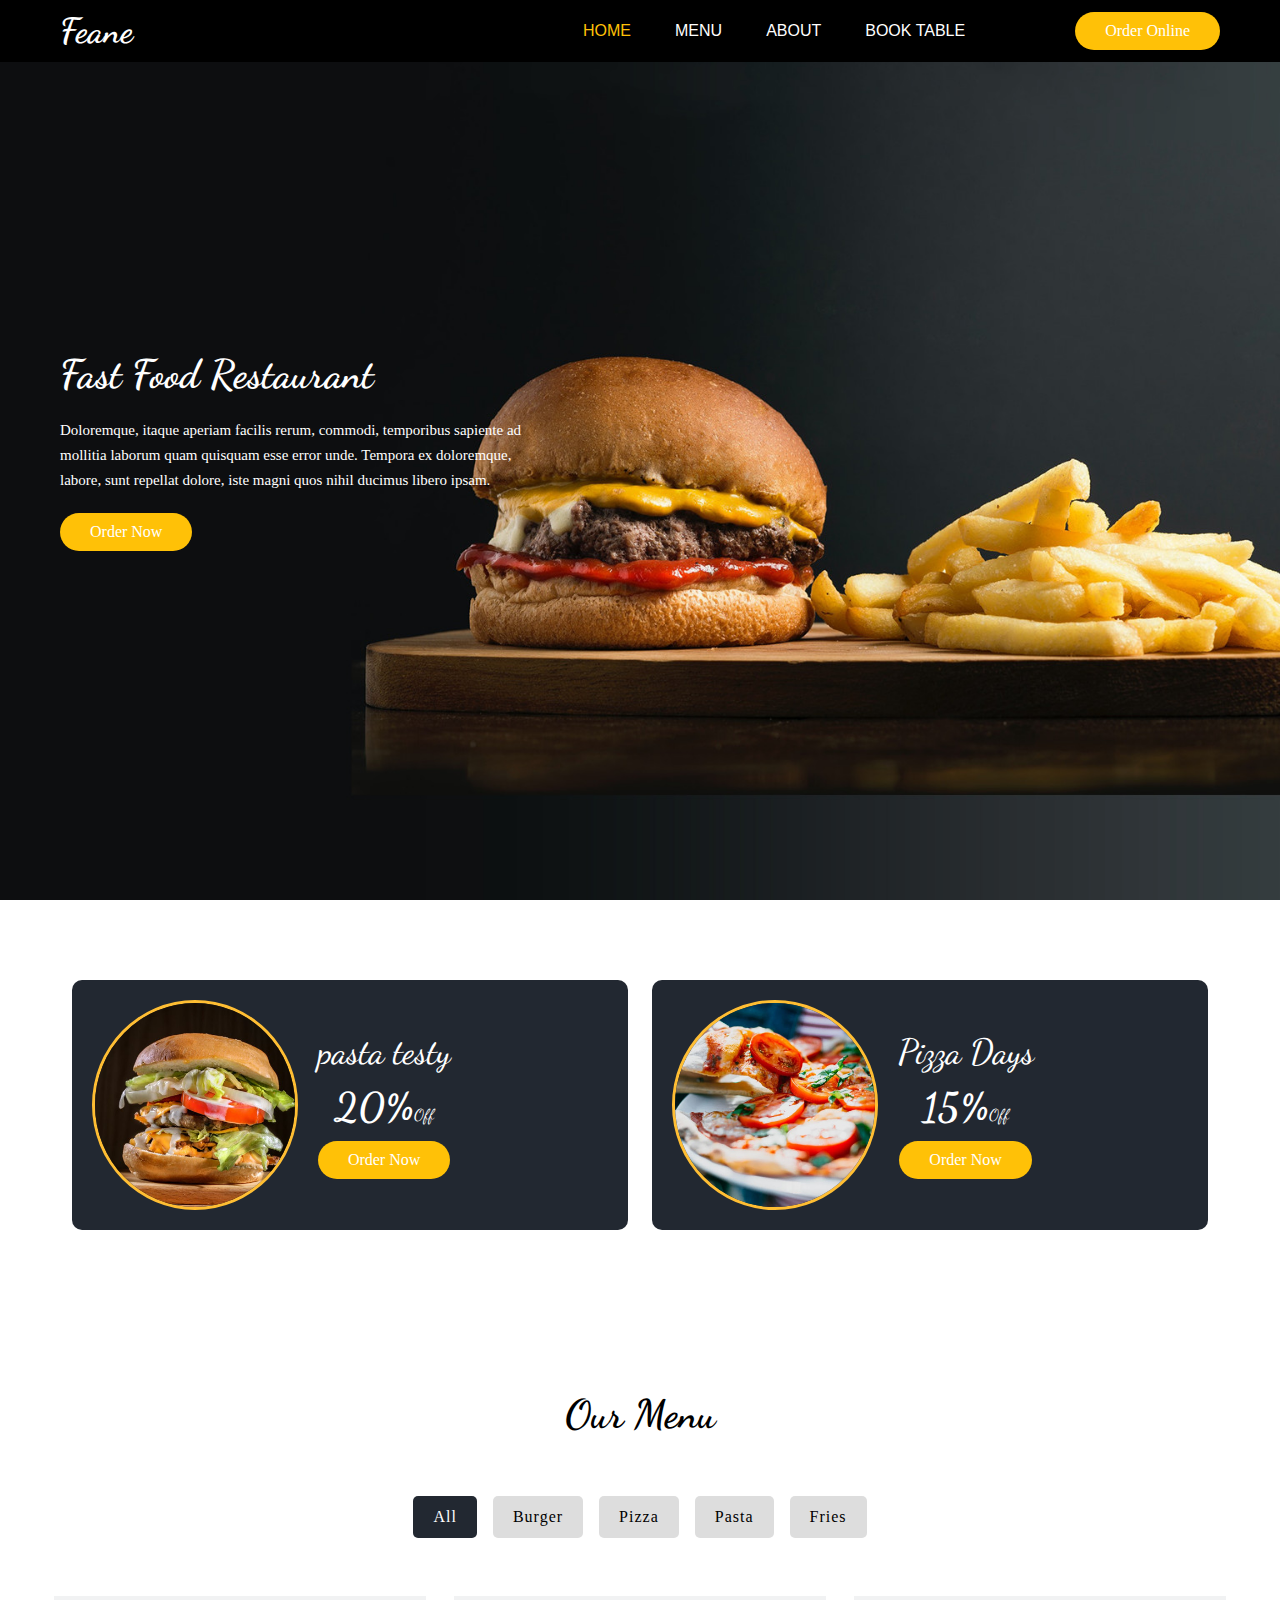
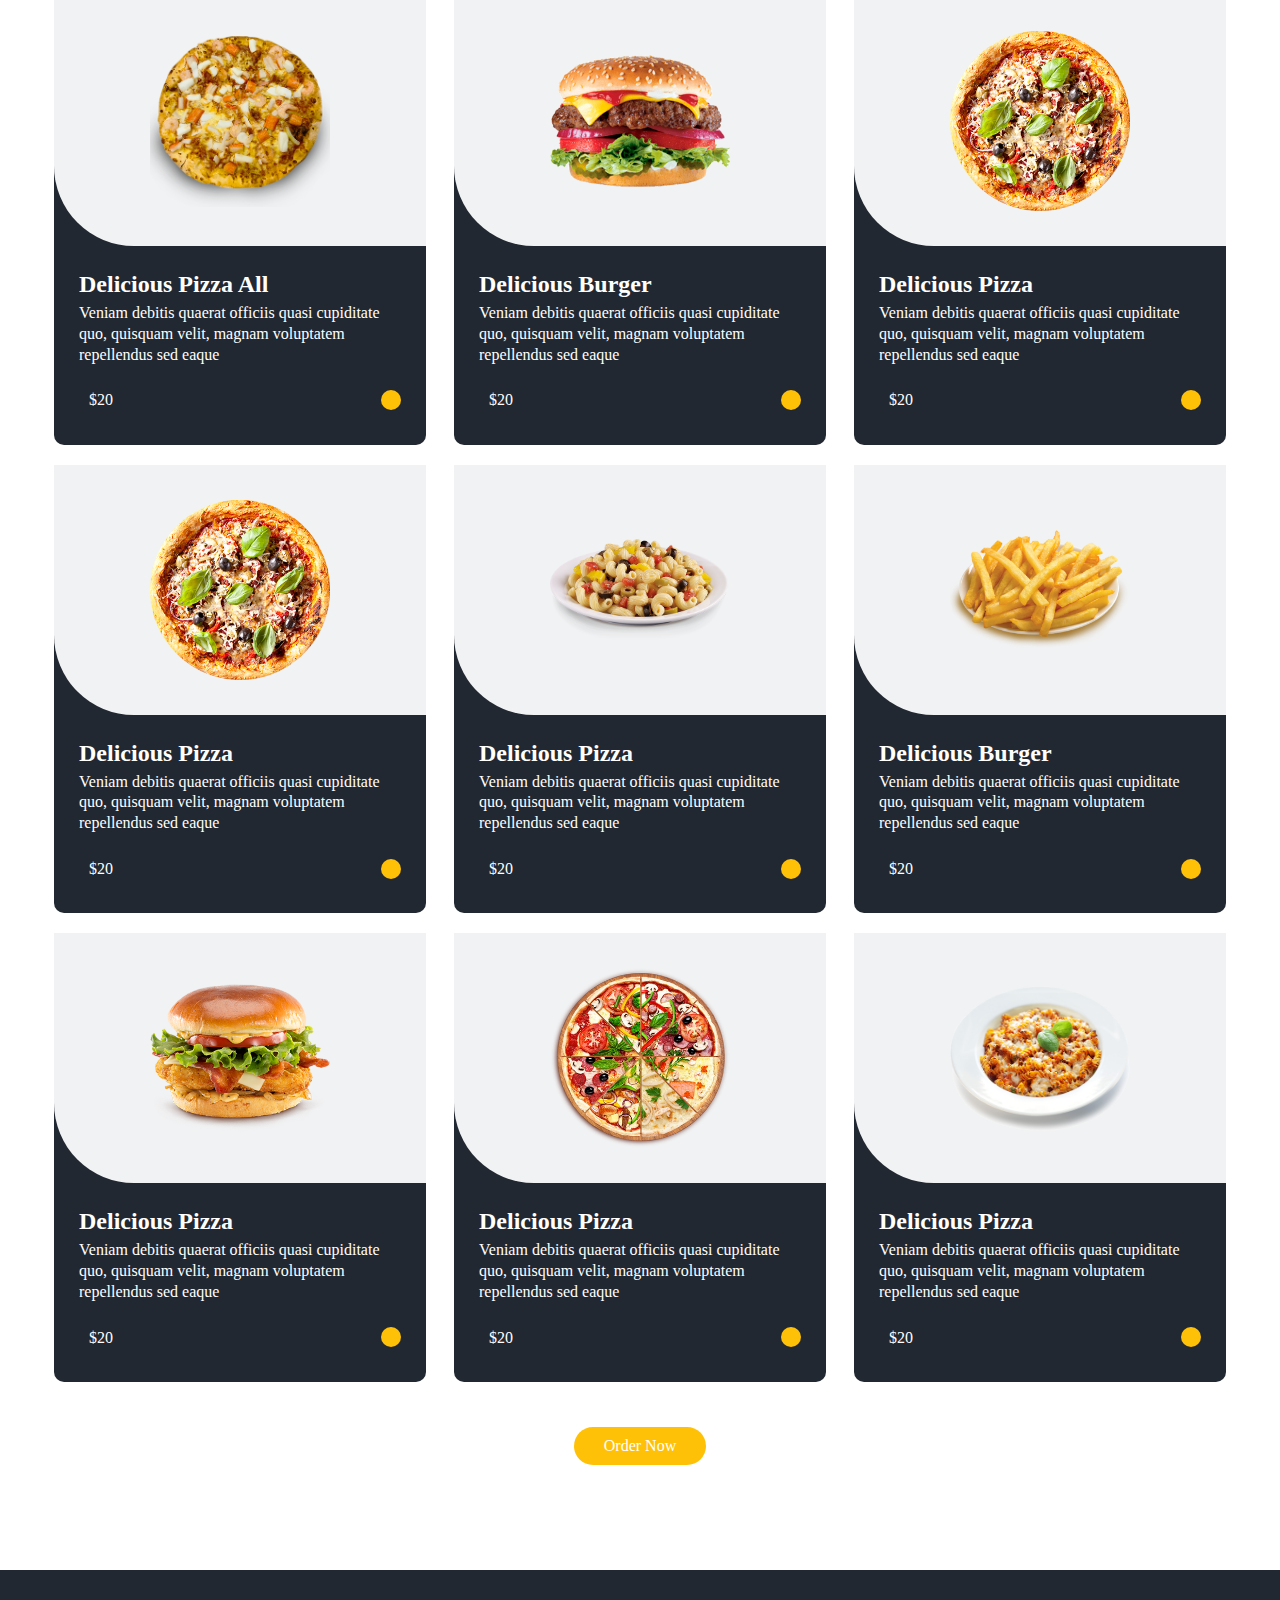
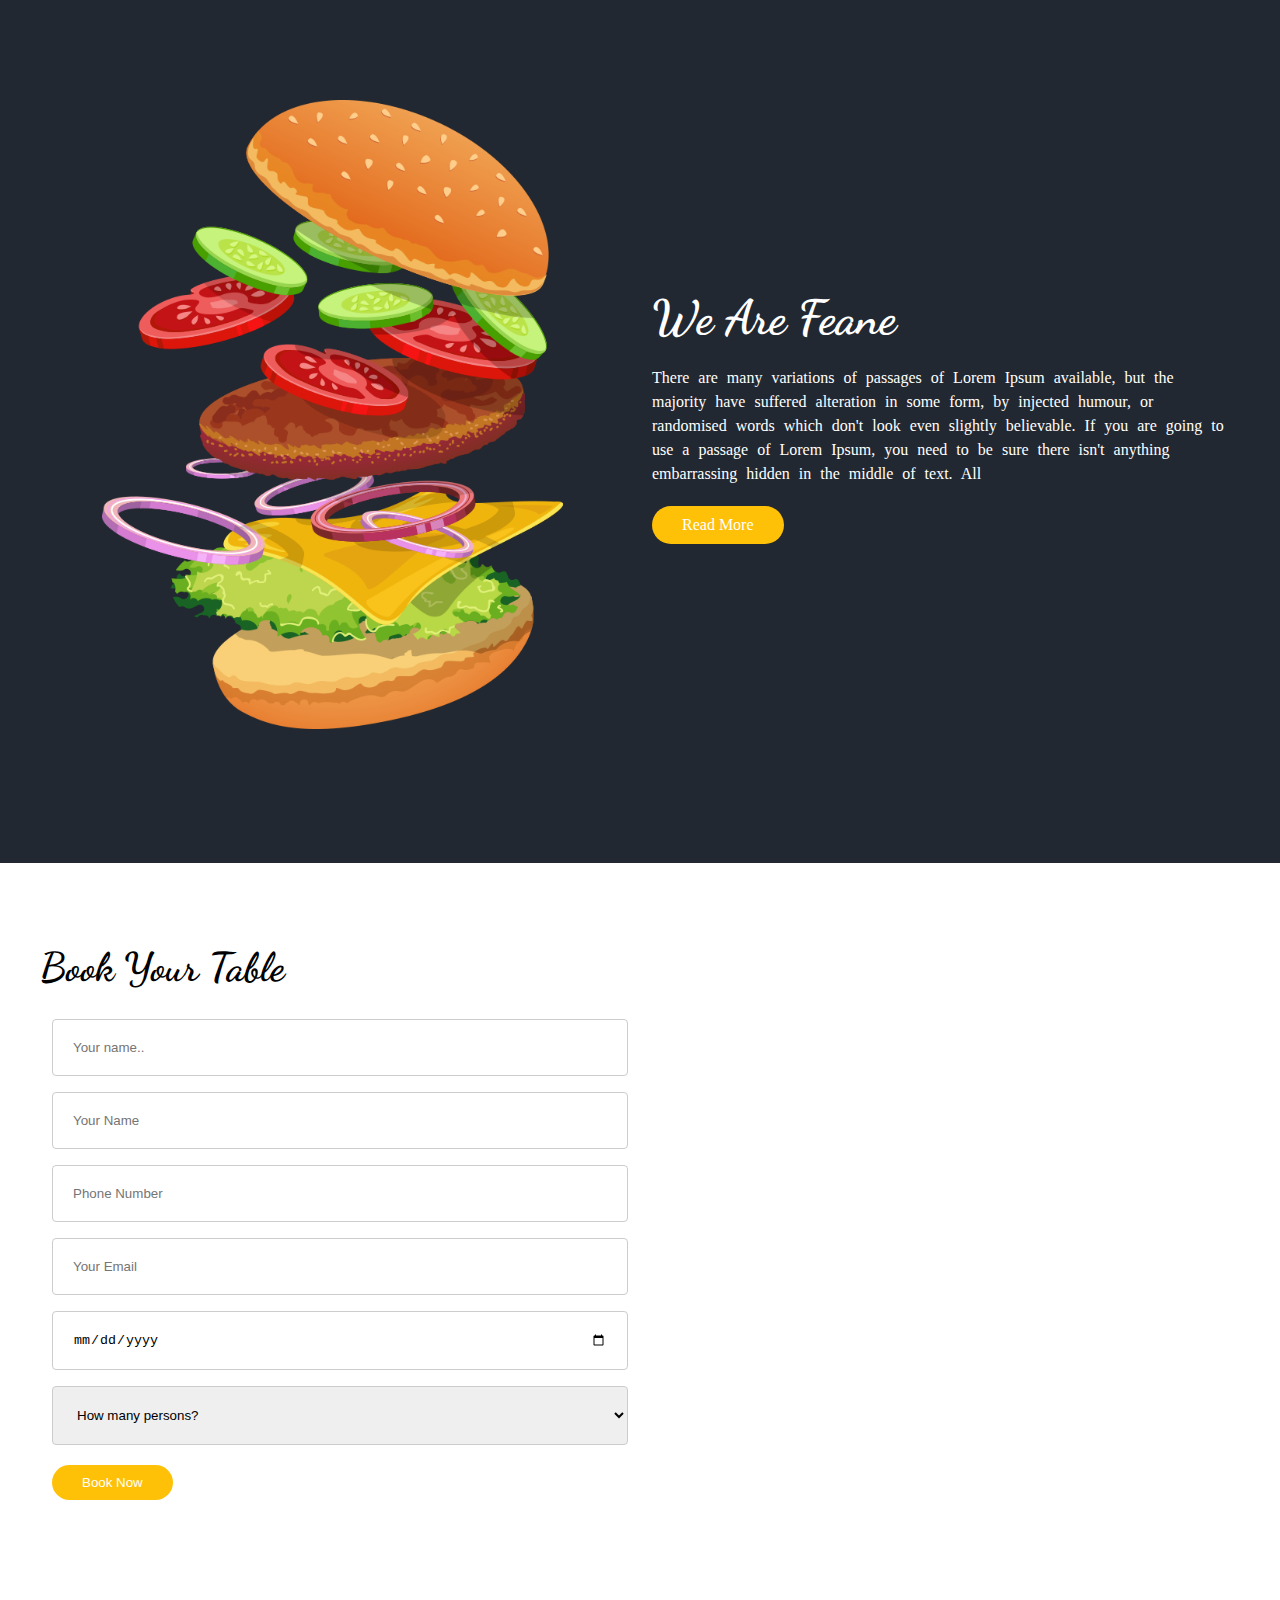
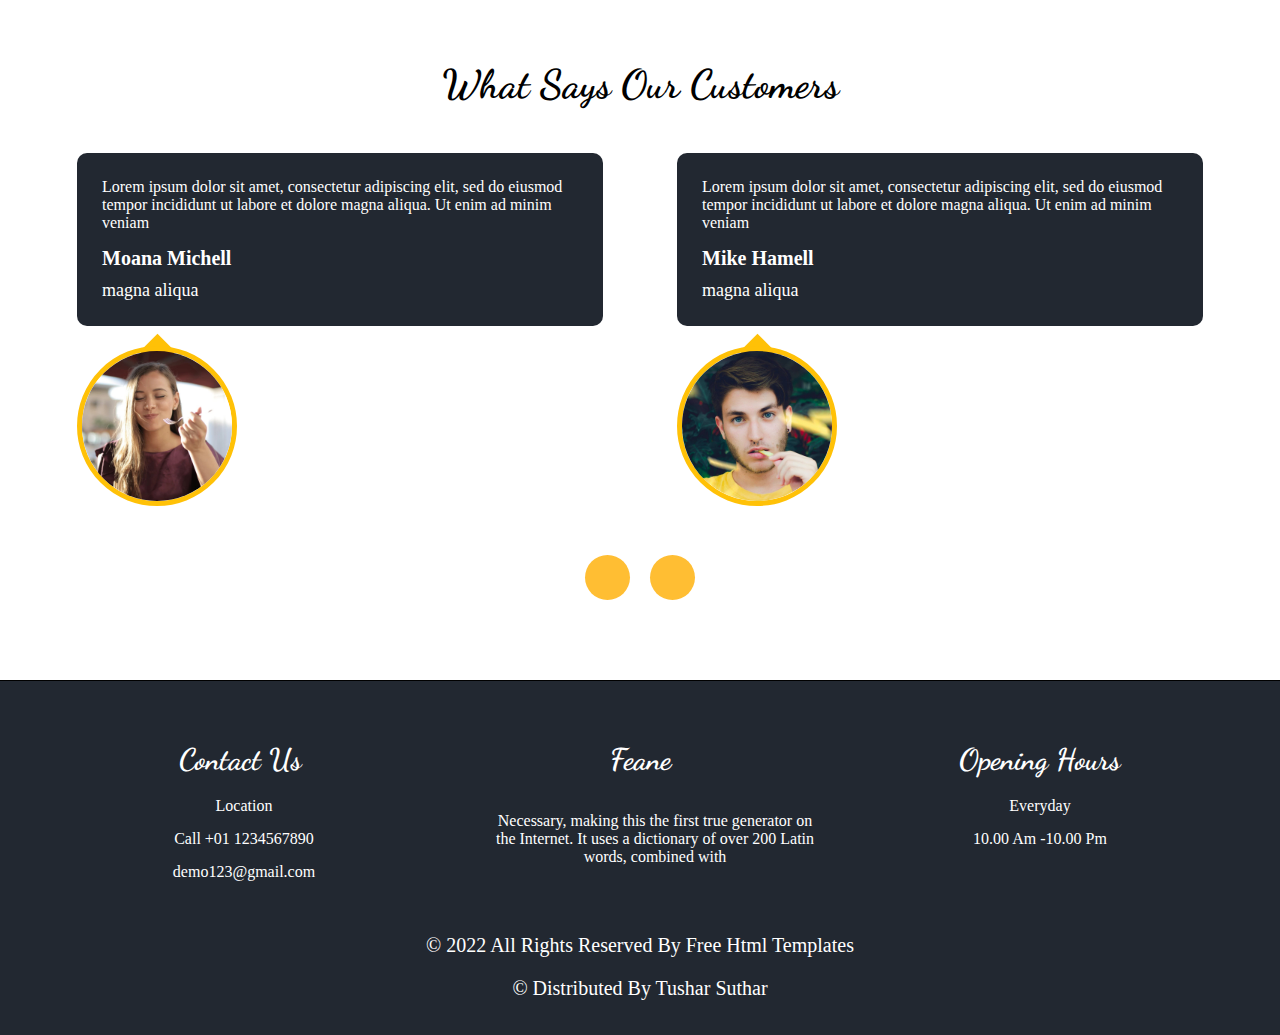
<file: index.html>
<!DOCTYPE html>
<html lang="en">

<head>
    <meta charset="UTF-8">
    <meta http-equiv="X-UA-Compatible" content="IE=edge">
    <meta name="viewport" content="width=device-width, initial-scale=1.0">
    <title>Burger</title>
    <!-- icon Fevicon -->
    <link rel="icon" href="./images/favicon.png">

    <!-- external css -->
    <link rel="stylesheet" href="./css/style.css">
    <!-- <link rel="" type="" href="./css/nav.css"> -->

    <!--media style -->
    <link rel="stylesheet" href="./css/media-res.css">

    <!-- font icon -->
    <link rel="stylesheet" href="https://cdnjs.cloudflare.com/ajax/libs/font-awesome/6.4.0/css/all.min.css" integrity="sha512-iecdLmaskl7CVkqkXNQ/ZH/XLlvWZOJyj7Yy7tcenmpD1ypASozpmT/E0iPtmFIB46ZmdtAc9eNBvH0H/ZpiBw==" crossorigin="anonymous" referrerpolicy="no-referrer" />

    <!-- ----------------font-family-------------------------- -->
    <link href="https://fonts.googleapis.com/css2?family=Dancing+Script:wght@400;500;600;700&display=swap"
        rel="stylesheet">
    <!-- ----------------font-awesome icon-------------------------- -->
    <link rel="stylesheet" href="https://cdnjs.cloudflare.com/ajax/libs/font-awesome/6.2.0/css/all.min.css"
        integrity="sha512-xh6O/CkQoPOWDdYTDqeRdPCVd1SpvCA9XXcUnZS2FmJNp1coAFzvtCN9BmamE+4aHK8yyUHUSCcJHgXloTyT2A=="
        crossorigin="anonymous" referrerpolicy="no-referrer" />



    <style>

    </style>

</head>

<body>



    <header class="header_fix pos-rel">
        <div class="container p-10">
            <div class="container_py-20">
                <div class="row d-flex">
                    <div class="logo-brand ">
                        <a href="index.html">Feane</a>
                    </div>
                    <div class="row d-none nav">
                        <div class="navbar d-flex-row">
                            <ul>
                                <li class="active"><a href="index.html">home</a></li>
                                <li><a href="menu.html">menu</a></li>
                                <li><a href="about.html">about</a></li>
                                <li><a href="booktable.html">book table</a></li>
                            </ul>
                        </div>
                        <div class="navbar-icon navbar nav d-none dnone2">
                            <a href="#"><i class="fa-solid fa-user"></i></a>
                            <a href="#"><i class="fa-sharp fa-solid fa-cart-shopping"></i></a>
                            <a href="#"><i class="fa-solid fa-magnifying-glass"></i></a>
                            <a href="#" class="order_online">Order Online</a>
                        </div>
                    </div>
                    <div class="icon">
                        <i class="fa-solid fa-bars menu-toggle"></i>
                    </div>
                </div>
            </div>
        </div>
    </header>
    <!-- ---------------------------header End------------------------->


    <!-- ---------------------------section home--------------------->
    <!-- ---------------------------section home--------------------->
    <section class="section_home" id="section_home">
        <div class="container">
            <div class="container_py-20">
                <div class="Fast_Food">
                    <div class="text text-white">
                        <h3>Fast Food Restaurant</h3>
                        <p>
                            Doloremque, itaque aperiam facilis rerum, commodi, temporibus sapiente ad mollitia laborum
                            quam
                            quisquam esse error unde. Tempora ex doloremque, labore, sunt repellat dolore, iste magni
                            quos nihil
                            ducimus libero ipsam.
                        </p>
                        <a href="#" class="order_online">Order Now</a>
                    </div>
                </div>
            </div>
        </div>
    </section>

    <!-- ---------------------------section home End--------------------->


    <!-- ---------------------------section 2--------------------->
    <!-- ---------------------------section 2--------------------->
    <section class="section_2 p-80" id="section_2">
        <div class="container">
            <div class="container_py-20">
                <div class="row">
                    <div class="col-50">
                        <div class="row m-auto box-two">
                            <div class="img-box img-box-radius ml-15">
                                <img src="./images/o1.jpg" alt="">
                            </div>
                            <div class="contain">
                                <h3 class="text-white">pasta testy</h3>
                                <p class="text-white p-10"><span>20%</span>Off</p>
                                <a href="#" class="order_online">Order Now <i
                                        class="fa-sharp fa-solid fa-cart-shopping"></i></a>
                            </div>
                        </div>
                    </div>
                    <div class="col-50">
                        <div class="row m-auto box-two">
                            <div class="img-box img-box-radius ml-15">
                                <img src="./images/o2.jpg" alt="">
                            </div>
                            <div class="contain">
                                <h3 class="text-white">Pizza Days</h3>
                                <p class="text-white p-10"><span>15%</span>Off</p>
                                <a href="#" class="order_online">Order Now <i
                                        class="fa-sharp fa-solid fa-cart-shopping"></i></a>
                            </div>
                        </div>
                    </div>
                </div>
            </div>
        </div>
    </section>



    <!---------------------------section 3--------------------->
    <!---------------------------section 3--------------------->
    <section class="section-3 p-80" id="section-3">
        <div class="container">
            <div class="list-menu">
                <h3 class="text-center">Our Menu</h3>
            </div>
            <div class="list_item_menu d-flex-row text-center">
                <ul class="row d-flex">
                    <li class="list active_all" data-filter="all">All</li>
                    <li class="list" data-filter="burger">Burger</li>
                    <li class="list" data-filter="pizza">Pizza</li>
                    <li class="list" data-filter="pasta">Pasta</li>
                    <li class="list" data-filter="fires">Fries</li>
                </ul>
            </div>

            <div class="row">
                <div class="col-33 itemBox" data-item="burger">
                    <div class="card bg-color  mb-20" >
                        <div class="card-box-img bg-color-img-box d-flex-row brdr p-25">
                            <img src="./images/f1.png" alt="">
                        </div>
                        <div class="card-body p-25">
                            <h5 class="text-white">Delicious Pizza All</h5>
                            <p class="text-white">Veniam debitis quaerat officiis quasi cupiditate quo, quisquam velit,
                                magnam voluptatem
                                repellendus sed eaque</p>
                            <div class="cart d-flex">
                                <p class="text-white"><span class="prize">$20</span></p>
                                <a href="#" class="btn"><i class="fa-sharp fa-solid fa-cart-shopping"></i></a>
                            </div>
                        </div>
                    </div>

                </div>

                <div class="col-33 itemBox" data-item="burger">
                    <div class="card bg-color  mb-20" >
                        <div class="card-box-img bg-color-img-box d-flex-row brdr p-25">
                            <img src="./images/f2.png" alt="">
                        </div> 
                        <div class="card-body p-25 ">
                            <h5 class="text-white">Delicious Burger</h5>
                            <p class="text-white">Veniam debitis quaerat officiis quasi cupiditate quo, quisquam velit,
                                magnam voluptatem
                                repellendus sed eaque</p>
                            <div class="cart d-flex">
                                <p class="text-white"><span class="prize">$20</span></p>
                                <a href="#" class="btn"><i class="fa-sharp fa-solid fa-cart-shopping"></i></a>
                            </div>
                        </div>
                    </div>
                </div>

                <div class="col-33 itemBox" data-item="pizza">
                    <div class="card bg-color  mb-20" >
                        <div class="card-box-img bg-color-img-box d-flex-row brdr p-25">
                            <img src="./images/f3.png" alt="">
                        </div>
                        <div class="card-body p-25">
                            <h5 class="text-white">Delicious Pizza</h5>
                            <p class="text-white">Veniam debitis quaerat officiis quasi cupiditate quo, quisquam velit,
                                magnam voluptatem
                                repellendus sed eaque</p>
                            <div class="cart d-flex">
                                <p class="text-white"><span class="prize">$20</span></p>
                                <a href="#" class="btn"><i class="fa-sharp fa-solid fa-cart-shopping"></i></a>
                            </div>
                        </div>
                    </div>
                </div>

                <div class="col-33 itemBox" data-item="fires">
                    <div class="card bg-color  mb-20" >
                        <div class="card-box-img bg-color-img-box d-flex-row brdr p-25">
                            <img src="./images/f3.png" alt="">
                        </div>
                        <div class="card-body p-25">
                            <h5 class="text-white">Delicious Pizza</h5>
                            <p class="text-white">Veniam debitis quaerat officiis quasi cupiditate quo, quisquam velit,
                                magnam voluptatem
                                repellendus sed eaque</p>
                            <div class="cart d-flex">
                                <p class="text-white"><span class="prize">$20</span></p>
                                <a href="#" class="btn"><i class="fa-sharp fa-solid fa-cart-shopping"></i></a>
                            </div>
                        </div>
                    </div>
                </div>

                

                <div class="col-33 itemBox" data-item="pizza">
                    <div class="card bg-color  mb-20" >
                        <div class="card-box-img bg-color-img-box d-flex-row brdr p-25">
                            <img src="./images/f4.png" alt="">
                        </div>
                        <div class="card-body p-25">
                            <h5 class="text-white">Delicious Pizza</h5>
                            <p class="text-white">Veniam debitis quaerat officiis quasi cupiditate quo, quisquam velit,
                                magnam voluptatem
                                repellendus sed eaque</p>
                            <div class="cart d-flex">
                                <p class="text-white"><span class="prize">$20</span></p>
                                <a href="#" class="btn"><i class="fa-sharp fa-solid fa-cart-shopping"></i></a>
                            </div>
                        </div>
                    </div>
                </div>

                <div class="col-33 itemBox" data-item="pizza">
                    <div class="card bg-color  mb-20" >
                        <div class="card-box-img bg-color-img-box d-flex-row brdr p-25">
                            <img src="./images/f5.png" alt="">
                        </div>
                        <div class="card-body p-25 ">
                            <h5 class="text-white">Delicious Burger</h5>
                            <p class="text-white">Veniam debitis quaerat officiis quasi cupiditate quo, quisquam velit,
                                magnam voluptatem
                                repellendus sed eaque</p>
                            <div class="cart d-flex">
                                <p class="text-white"><span class="prize">$20</span></p>
                                <a href="#" class="btn"><i class="fa-sharp fa-solid fa-cart-shopping"></i></a>
                            </div>
                        </div>
                    </div>
                </div>

                <div class="col-33 itemBox" data-item="pasta">
                    <div class="card bg-color  mb-20" >
                        <div class="card-box-img bg-color-img-box d-flex-row brdr p-25">
                            <img src="./images/f7.png" alt="">
                        </div>
                        <div class="card-body p-25">
                            <h5 class="text-white">Delicious Pizza</h5>
                            <p class="text-white">Veniam debitis quaerat officiis quasi cupiditate quo, quisquam velit,
                                magnam voluptatem
                                repellendus sed eaque</p>
                            <div class="cart d-flex">
                                <p class="text-white"><span class="prize">$20</span></p>
                                <a href="#" class="btn"><i class="fa-sharp fa-solid fa-cart-shopping"></i></a>
                            </div>
                        </div>
                    </div>
                </div>

                <div class="col-33 itemBox" data-item="pasta">
                    <div class="card bg-color  mb-20" >
                        <div class="card-box-img bg-color-img-box d-flex-row brdr p-25">
                            <img src="./images/f6.png" alt="">
                        </div>
                        <div class="card-body p-25">
                            <h5 class="text-white">Delicious Pizza</h5>
                            <p class="text-white">Veniam debitis quaerat officiis quasi cupiditate quo, quisquam velit,
                                magnam voluptatem
                                repellendus sed eaque</p>
                            <div class="cart d-flex">
                                <p class="text-white"><span class="prize">$20</span></p>
                                <a href="#" class="btn"><i class="fa-sharp fa-solid fa-cart-shopping"></i></a>
                            </div>
                        </div>
                    </div>
                </div>
            
                <div class="col-33 itemBox"  data-item="fires">
                    <div class="card bg-color  mb-20">
                        <div class="card-box-img bg-color-img-box d-flex-row brdr p-25">
                            <img src="./images/f9.png" alt="">
                        </div>
                        <div class="card-body p-25">
                            <h5 class="text-white">Delicious Pizza</h5>
                            <p class="text-white">Veniam debitis quaerat officiis quasi cupiditate quo, quisquam velit,
                                magnam voluptatem
                                repellendus sed eaque</p>
                            <div class="cart d-flex">
                                <p class="text-white"><span class="prize">$20</span></p>
                                <a href="#" class="btn"><i class="fa-sharp fa-solid fa-cart-shopping"></i></a>
                            </div>
                        </div>
                    </div>
                </div>
              
            </div>

            <div class="text-center p-25">
                <a href="#" class="order_online">Order Now <i class="fa-sharp fa-solid fa-cart-shopping"></i></a>
            </div>

        </div>
    </section>
    <!-- ---------------------------section home end1-=--------------------->


    <!-- ---------------------------section -=--------------------->
    <!-- ---------------------------section--------------------->


    <section class="big-burger p-80" id="big-burger">
        <div class="container">
            <div class="row">
                <div class="col-50">
                    <div class="bargarImgBox">
                        <img src="./images/about-img.png" alt="" class="img">
                    </div>
                </div>

                <div class="col-50">
                    <div class="summery">
                        <div class="summery-text">
                            <h2 class="text-white">We Are Feane</h2>
                            <p class="text-white">There are many variations of passages of Lorem Ipsum available, but
                                the majority have
                                suffered alteration in some form, by injected humour, or randomised words which don't
                                look even slightly believable. If you are going to use a passage of Lorem Ipsum, you
                                need to be sure there isn't anything embarrassing hidden in the middle of text. All</p>
                            <a href="#" class="order_online">Read More</a>
                        </div>
                    </div>
                </div>
            </div>
        </div>
    </section>


    <!-- -----------------------Book Table ------------ -->
    <section class="book_table p-80" id="book_table">
        <div class="container">
            <h3 class="contact-h3 mb-20">Book Your Table</h3>
            <div class="row">
                <div class="col-50">
                    <div class="paddd">
                        <form action="">
                            <input type="text" id="fname" name="firstname" placeholder="Your name..">

                            <input type="text" class="form-control" placeholder="Your Name" />

                            <input type="text" class="form-control" placeholder="Phone Number" />

                            <input type="email" class="form-control" placeholder="Your Email" />

                            <input type="date" class="form-control">

                            <select class="form-control nice-select wide mb-20">
                                <option value="" disabled selected>How many persons?</option>
                                <option value="">2</option>
                                <option value="">3</option>
                                <option value="">4</option>
                                <option value="">5</option>
                            </select>


                            <input type="submit" class="order_online" value="Book Now">
                        </form>
                    </div>
                </div>
                <div class="col-50">
                    <div class="img-map">
                        <div class="img-box-map">
                            <iframe
                                src="https://www.google.com/maps/embed?pb=!1m18!1m12!1m3!1d50110.588421383334!2d72.57238768293487!3d23.05699884970755!2m3!1f0!2f0!3f0!3m2!1i1024!2i768!4f13.1!3m3!1m2!1s0x395e8555c9d77197%3A0xa3dbd804a36c5a97!2sSMART%20Point!5e0!3m2!1sen!2sin!4v1666292778620!5m2!1sen!2sin"
                                width="100%" height="450" style="border:0;" allowfullscreen="" loading="lazy"
                                referrerpolicy="no-referrer-when-downgrade"></iframe>
                        </div>
                    </div>
                </div>
            </div>
        </div>
    </section>

    <section class="customer-section p-80">
        <div class="container">
            <h3 class="text-center">What Says Our Customers</h3>
            <div class="row">
                <div class="col-50">
                    <div class="box-scroll p-25">
                        <div class="text-slider p-25">
                            <p class="text-white">Lorem ipsum dolor sit amet, consectetur adipiscing elit, sed do
                                eiusmod tempor incididunt ut labore et dolore magna aliqua. Ut enim ad minim veniam
                            </p>

                            <h6 class="text-white">
                                Moana Michell
                            </h6>
                            <p class="magna text-white">
                                magna aliqua
                            </p>
                        </div>
                        <div class="user-images">
                            <img src="./images/client1.jpg" alt="">
                        </div>
                    </div>
                </div>

                <div class="col-50">
                    <div class="box-scroll p-25">
                        <div class="text-slider p-25">
                            <p class="text-white">Lorem ipsum dolor sit amet, consectetur adipiscing elit, sed do
                                eiusmod tempor incididunt ut labore et dolore magna aliqua. Ut enim ad minim veniam
                            </p>

                            <h6 class="text-white">
                                Mike Hamell
                            </h6>
                            <p class="magna text-white">
                                magna aliqua
                            </p>
                        </div>
                        <div class="user-images">
                            <img src="./images/client2.jpg" alt="">
                        </div>
                    </div>
                </div>
            </div>
            <div class="owl-nav d-flex-row">
                <button type="button" class="left"><i class="fa fa-angle-left" aria-hidden="true"></i></button>
                <button type="button" class="right"><i class="fa fa-angle-right" aria-hidden="true"></i></button>
            </div>
        </div>
    </section>

    <footer class="bg-color" id="footer">
        <div class="container">
            <div class="row">
                <div class="col-33 text-white">
                    <div class="footer-text p-25">
                        <h3>
                            Contact Us
                        </h3>
                        <ul>
                            <li><a href="#"><i class="fa-solid fa-location-dot"></i> &nbsp; Location</a></li>
                            <li><a href="tel:+01 1234567890"><i class="fa-solid fa-phone"></i>&nbsp; Call +01 1234567890</a>
                            </li>
                            <li><a href="mailto:demo123@gmail.com"><i class="fa-solid fa-envelope"></i>&nbsp;
                                    demo123@gmail.com</a></li>
                        </ul>
                    </div>
                </div>
                <div class="col-33">
                    <div class="feane-box p-25">
                        <h3><a class="text-white" href="./Feane.html">Feane</a></h3>
                        <div class="p-text text-white">
                            Necessary, making this the first true generator on the Internet. It uses a dictionary of
                            over 200 Latin words, combined with
                        </div>
                        <div class="social">
                            <a href="#"><i class="fa-brands fa-facebook" aria-hidden="true"></i></a>
                            <a href="#"><i class="fa-brands fa-twitter" aria-hidden="true"></i></a>
                            <a href="#"><i class="fa-brands fa-linkedin" aria-hidden="true"></i></a>
                            <a href="#"><i class="fa-brands fa-instagram" aria-hidden="true"></i></a>
                            <a href="#"><i class="fa-brands fa-pinterest" aria-hidden="true"></i></a>
                        </div>
                    </div>
                </div>
                <div class="col-33">
                    <div class="opening text-white p-25">
                        <h3>Opening Hours</h3>
                        <p class="Everyday">Everyday</p>
                        <p class="time">10.00 Am -10.00 Pm</p>
                    </div>
                </div>
            </div>
            <div class="my-result text-center text-white">
                <p class="mb-20">© 2022 All Rights Reserved By Free Html Templates</p>
                <p class="">© Distributed By Tushar Suthar</p>
            </div>
        </div>
    </footer>





    <script src="https://code.jquery.com/jquery-3.6.1.min.js"
        integrity="sha256-o88AwQnZB+VDvE9tvIXrMQaPlFFSUTR+nldQm1LuPXQ=" crossorigin="anonymous"></script>

    <script src="./js/index.js"></script>


</body>

</html>
</file>
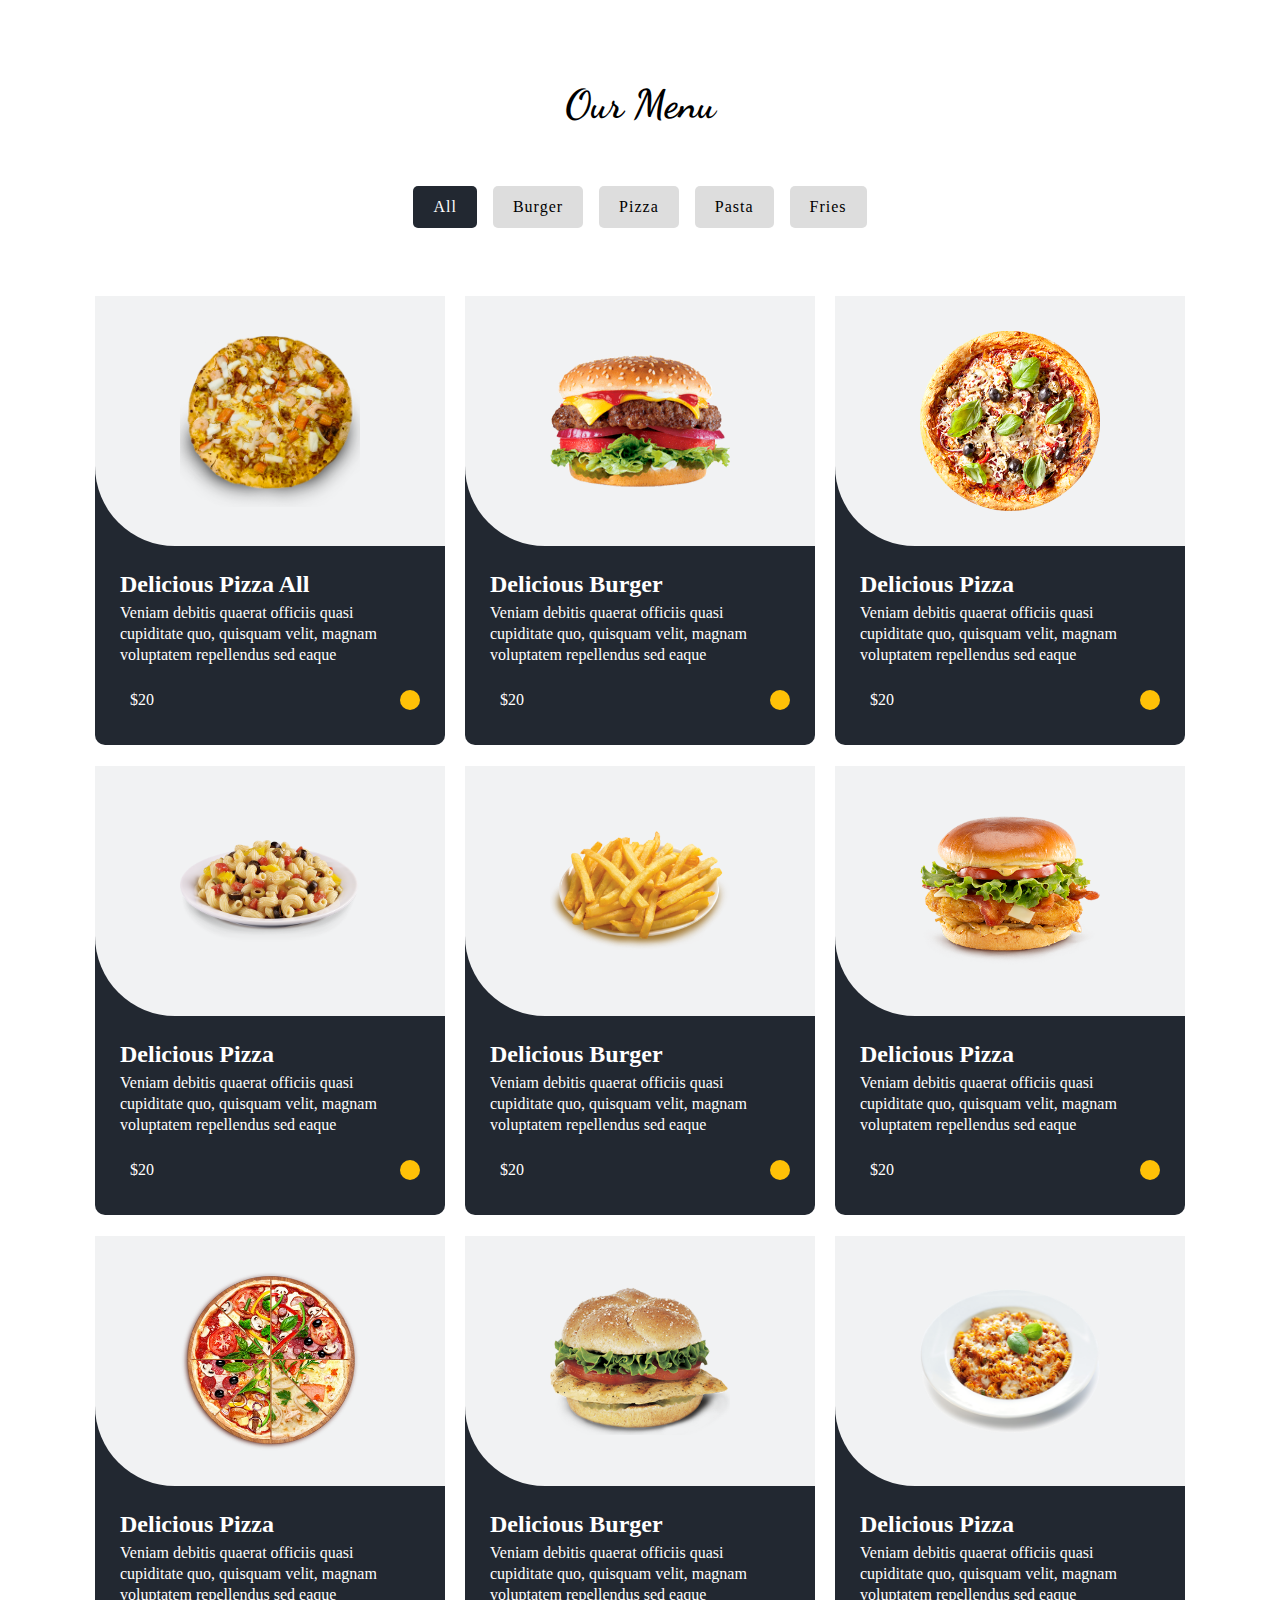
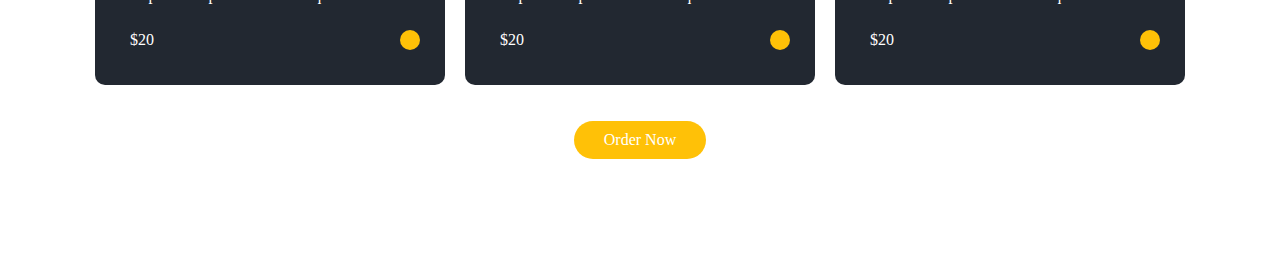
<file: notes/index.html>
<!DOCTYPE html>
<html lang="en">

<head>
    <meta charset="UTF-8">
    <meta http-equiv="X-UA-Compatible" content="IE=edge">
    <meta name="viewport" content="width=device-width, initial-scale=1.0">
    <title>Burger</title>
    <!-- icon Fevicon -->
    <link rel="icon" href="../images/favicon.png">

    <!-- external css -->
    <link rel="stylesheet" href="../css/style.css">
    <!-- <link rel="" type="" href="./css/nav.css"> -->

    <!--media style -->
    <link rel="stylesheet" href="../css/media-res.css">

    <!-- font icon -->
    <link rel="stylesheet" href="https://cdnjs.cloudflare.com/ajax/libs/font-awesome/6.4.0/css/all.min.css" integrity="sha512-iecdLmaskl7CVkqkXNQ/ZH/XLlvWZOJyj7Yy7tcenmpD1ypASozpmT/E0iPtmFIB46ZmdtAc9eNBvH0H/ZpiBw==" crossorigin="anonymous" referrerpolicy="no-referrer" />

    <!-- ----------------font-family-------------------------- -->
    <link href="https://fonts.googleapis.com/css2?family=Dancing+Script:wght@400;500;600;700&display=swap"
        rel="stylesheet">
    <!-- ----------------font-awesome icon-------------------------- -->
    <link rel="stylesheet" href="https://cdnjs.cloudflare.com/ajax/libs/font-awesome/6.2.0/css/all.min.css"
        integrity="sha512-xh6O/CkQoPOWDdYTDqeRdPCVd1SpvCA9XXcUnZS2FmJNp1coAFzvtCN9BmamE+4aHK8yyUHUSCcJHgXloTyT2A=="
        crossorigin="anonymous" referrerpolicy="no-referrer" />



    <style>
        .product {
            display: flex;
            align-items: center;
            justify-content: center;
            flex-wrap: wrap;
        }

        .col-3{
            width: 350px;
            height: 450px;
            margin: 10px;
            overflow: hidden;
            display: block;
        }
    </style>

</head>

<body>

    <section class="section-3 p-80" id="section-3">
        <div class="container">
            <div class="list-menu">
                <h3 class="text-center">Our Menu</h3>
            </div>
            <div class="list_item_menu d-flex-row text-center">
                <ul class="row d-flex">
                    <li class="list active_all" data-filter="all">All</li>
                    <li class="list" data-filter="burger">Burger</li>
                    <li class="list" data-filter="pizza">Pizza</li>
                    <li class="list" data-filter="pasta">Pasta</li>
                    <li class="list" data-filter="fires">Fries</li>
                </ul>
            </div>

            <div class="product">
                <div class="col-3 col-33">
                    <div class="card bg-color itemBox mb-20" data-item="burger">
                        <div class="card-box-img bg-color-img-box d-flex-row brdr p-25">
                            <img src="../images/f1.png" alt="">
                        </div>
                        <div class="card-body p-25">
                            <h5 class="text-white">Delicious Pizza All</h5>
                            <p class="text-white">Veniam debitis quaerat officiis quasi cupiditate quo, quisquam velit,
                                magnam voluptatem
                                repellendus sed eaque</p>
                            <div class="cart d-flex">
                                <p class="text-white"><span class="prize">$20</span></p>
                                <a href="#" class="btn"><i class="fa-sharp fa-solid fa-cart-shopping"></i></a>
                            </div>
                        </div>
                    </div>
                </div>

                <div class="col-3">
                    <div class="card bg-color itemBox mb-20" data-item="burger">
                        <div class="card-box-img bg-color-img-box d-flex-row brdr p-25">
                            <img src="../images/f2.png" alt="">
                        </div>
                        <div class="card-body p-25 ">
                            <h5 class="text-white">Delicious Burger</h5>
                            <p class="text-white">Veniam debitis quaerat officiis quasi cupiditate quo, quisquam velit,
                                magnam voluptatem
                                repellendus sed eaque</p>
                            <div class="cart d-flex">
                                <p class="text-white"><span class="prize">$20</span></p>
                                <a href="#" class="btn"><i class="fa-sharp fa-solid fa-cart-shopping"></i></a>
                            </div>
                        </div>
                    </div>
                </div>

                <div class="col-3">
                    <div class="card bg-color itemBox mb-20" data-item="burger">
                        <div class="card-box-img bg-color-img-box d-flex-row brdr p-25">
                            <img src="../images/f3.png" alt="">
                        </div>
                        <div class="card-body p-25">
                            <h5 class="text-white">Delicious Pizza</h5>
                            <p class="text-white">Veniam debitis quaerat officiis quasi cupiditate quo, quisquam velit,
                                magnam voluptatem
                                repellendus sed eaque</p>
                            <div class="cart d-flex">
                                <p class="text-white"><span class="prize">$20</span></p>
                                <a href="#" class="btn"><i class="fa-sharp fa-solid fa-cart-shopping"></i></a>
                            </div>
                        </div>
                    </div>
                </div>

                <div class="col-3">
                    <div class="card bg-color itemBox mb-20" data-item="pizza">
                        <div class="card-box-img bg-color-img-box d-flex-row brdr p-25">
                            <img src="../images/f4.png" alt="">
                        </div>
                        <div class="card-body p-25">
                            <h5 class="text-white">Delicious Pizza</h5>
                            <p class="text-white">Veniam debitis quaerat officiis quasi cupiditate quo, quisquam velit,
                                magnam voluptatem
                                repellendus sed eaque</p>
                            <div class="cart d-flex">
                                <p class="text-white"><span class="prize">$20</span></p>
                                <a href="#" class="btn"><i class="fa-sharp fa-solid fa-cart-shopping"></i></a>
                            </div>
                        </div>
                    </div>
                </div>

                <div class="col-3">
                    <div class="card bg-color itemBox mb-20" data-item="pizza">
                        <div class="card-box-img bg-color-img-box d-flex-row brdr p-25">
                            <img src="../images/f5.png" alt="">
                        </div>
                        <div class="card-body p-25 ">
                            <h5 class="text-white">Delicious Burger</h5>
                            <p class="text-white">Veniam debitis quaerat officiis quasi cupiditate quo, quisquam velit,
                                magnam voluptatem
                                repellendus sed eaque</p>
                            <div class="cart d-flex">
                                <p class="text-white"><span class="prize">$20</span></p>
                                <a href="#" class="btn"><i class="fa-sharp fa-solid fa-cart-shopping"></i></a>
                            </div>
                        </div>
                    </div>
                </div>

                <div class="col-3">
                    <div class="card bg-color itemBox mb-20" data-item="pasta">
                        <div class="card-box-img bg-color-img-box d-flex-row brdr p-25">
                            <img src="../images/f7.png" alt="">
                        </div>
                        <div class="card-body p-25">
                            <h5 class="text-white">Delicious Pizza</h5>
                            <p class="text-white">Veniam debitis quaerat officiis quasi cupiditate quo, quisquam velit,
                                magnam voluptatem
                                repellendus sed eaque</p>
                            <div class="cart d-flex">
                                <p class="text-white"><span class="prize">$20</span></p>
                                <a href="#" class="btn"><i class="fa-sharp fa-solid fa-cart-shopping"></i></a>
                            </div>
                        </div>
                    </div>
                </div>

                <div class="col-3">
                    <div class="card bg-color itemBox mb-20" data-item="pasta">
                        <div class="card-box-img bg-color-img-box d-flex-row brdr p-25">
                            <img src="../images/f6.png" alt="">
                        </div>
                        <div class="card-body p-25">
                            <h5 class="text-white">Delicious Pizza</h5>
                            <p class="text-white">Veniam debitis quaerat officiis quasi cupiditate quo, quisquam velit,
                                magnam voluptatem
                                repellendus sed eaque</p>
                            <div class="cart d-flex">
                                <p class="text-white"><span class="prize">$20</span></p>
                                <a href="#" class="btn"><i class="fa-sharp fa-solid fa-cart-shopping"></i></a>
                            </div>
                        </div>
                    </div>
                </div>

                <div class="col-3">
                    <div class="card bg-color itemBox mb-20" data-item="fires">
                        <div class="card-box-img bg-color-img-box d-flex-row brdr p-25">
                            <img src="../images/f8.png" alt="">
                        </div>
                        <div class="card-body p-25 ">
                            <h5 class="text-white">Delicious Burger</h5>
                            <p class="text-white">Veniam debitis quaerat officiis quasi cupiditate quo, quisquam velit,
                                magnam voluptatem
                                repellendus sed eaque</p>
                            <div class="cart d-flex">
                                <p class="text-white"><span class="prize">$20</span></p>
                                <a href="#" class="btn"><i class="fa-sharp fa-solid fa-cart-shopping"></i></a>
                            </div>
                        </div>
                    </div>
                </div>

                <div class="col-3">
                    <div class="card bg-color itemBox mb-20" data-item="fires">
                        <div class="card-box-img bg-color-img-box d-flex-row brdr p-25">
                            <img src="../images/f9.png" alt="">
                        </div>
                        <div class="card-body p-25">
                            <h5 class="text-white">Delicious Pizza</h5>
                            <p class="text-white">Veniam debitis quaerat officiis quasi cupiditate quo, quisquam velit,
                                magnam voluptatem
                                repellendus sed eaque</p>
                            <div class="cart d-flex">
                                <p class="text-white"><span class="prize">$20</span></p>
                                <a href="#" class="btn"><i class="fa-sharp fa-solid fa-cart-shopping"></i></a>
                            </div>
                        </div>
                    </div>
                </div>

            </div>

            <div class="text-center p-25">
                <a href="#" class="order_online">Order Now <i class="fa-sharp fa-solid fa-cart-shopping"></i></a>
            </div>

        </div>
    </section>


    <script src="https://code.jquery.com/jquery-3.6.1.min.js"
        integrity="sha256-o88AwQnZB+VDvE9tvIXrMQaPlFFSUTR+nldQm1LuPXQ=" crossorigin="anonymous"></script>

    <script src="../js/index.js"></script>
</body>

</html>
</file>
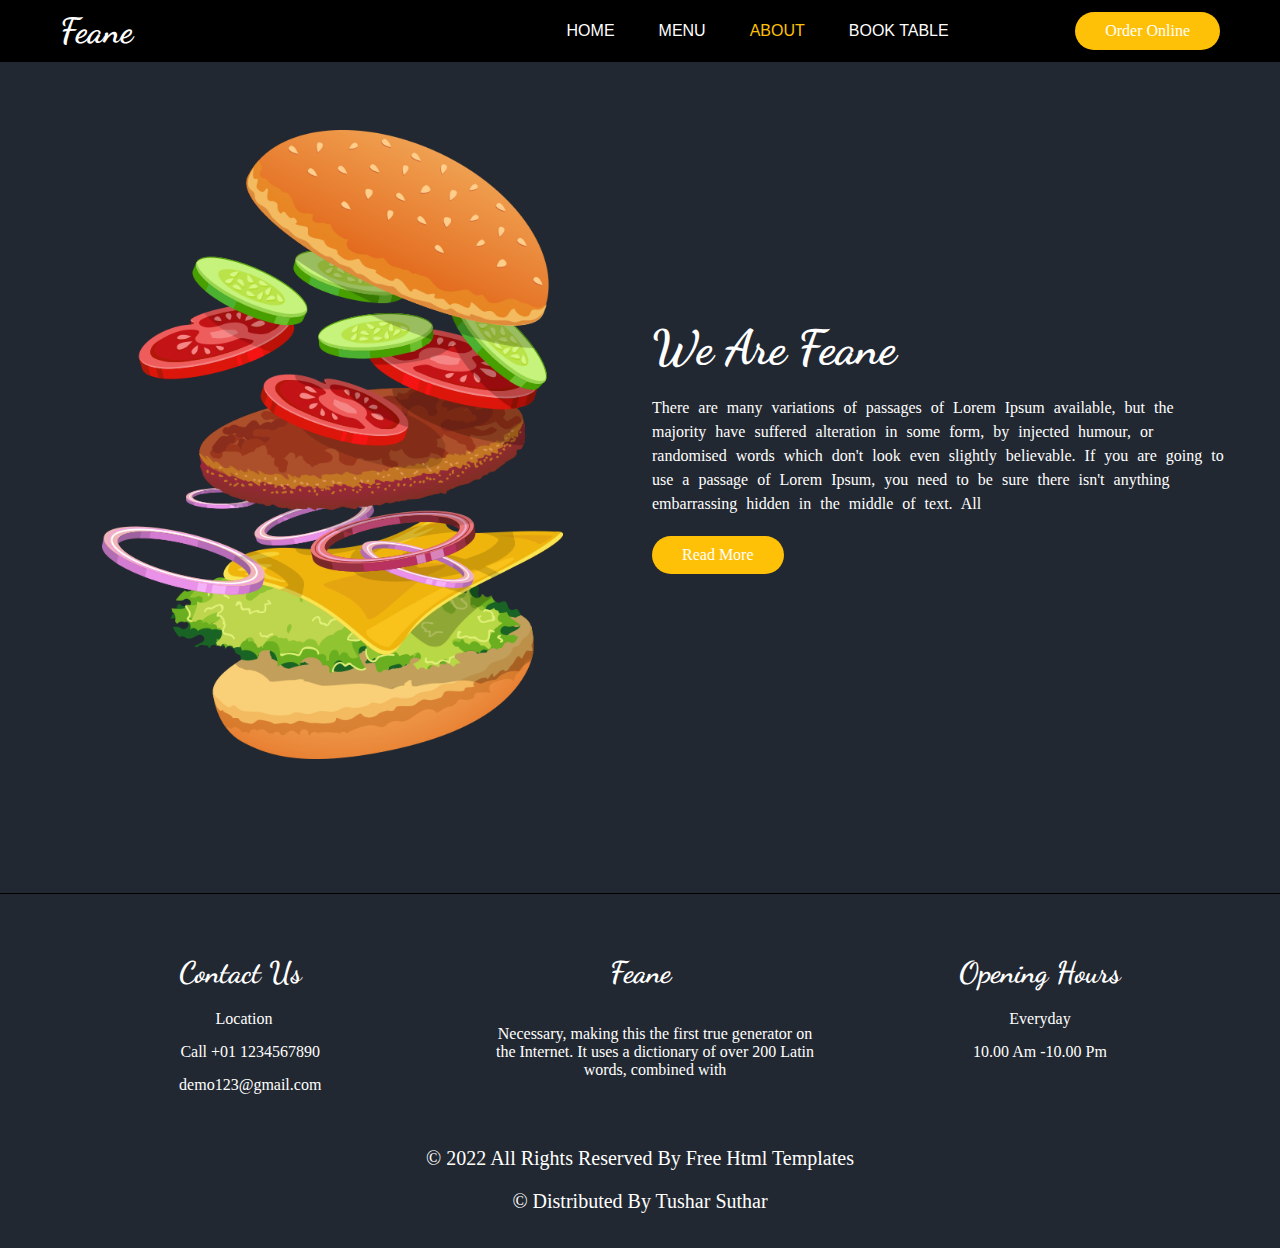
<file: about.html>
<!DOCTYPE html>
<html lang="en">

<head>
    <meta charset="UTF-8">
    <meta http-equiv="X-UA-Compatible" content="IE=edge">
    <meta name="viewport" content="width=device-width, initial-scale=1.0">
    <title>About</title>
    <!-- icon Fevicon -->
    <link rel="icon" href="./images/favicon.png">

    <!-- external css -->
    <link rel="stylesheet" href="./css/style.css">
    <!-- <link rel="" type="" href="./css/nav.css"> -->

    <!--media style -->
    <link rel="stylesheet" href="./css/media-res.css">

    <!-- font icon -->
    <link rel="stylesheet" href="./css/font-awesome.min.css">

    <!-- ----------------font-family-------------------------- -->
    <link href="https://fonts.googleapis.com/css2?family=Dancing+Script:wght@400;500;600;700&display=swap"
        rel="stylesheet">
    <!-- ----------------font-awesome icon-------------------------- -->
    <link rel="stylesheet" href="https://cdnjs.cloudflare.com/ajax/libs/font-awesome/6.2.0/css/all.min.css"
        integrity="sha512-xh6O/CkQoPOWDdYTDqeRdPCVd1SpvCA9XXcUnZS2FmJNp1coAFzvtCN9BmamE+4aHK8yyUHUSCcJHgXloTyT2A=="
        crossorigin="anonymous" referrerpolicy="no-referrer" />



    <style>

    </style>

</head>

<body>



    <header class="header_fix pos-rel">
        <div class="container p-10">
            <div class="container_py-20">
                <div class="row d-flex">
                    <div class="logo-brand ">
                        <a href="index.html">Feane</a>
                    </div>
                    <div class="row d-none nav">
                        <div class="navbar d-flex-row">
                            <ul>
                                <li><a href="index.html">home</a></li>
                                <li><a href="menu.html">menu</a></li>
                                <li class="active"><a href="about.html">about</a></li>
                                <li><a href="booktable.html">book table</a></li>
                            </ul>
                        </div>
                        <div class="navbar-icon navbar nav d-none dnone2">
                            <a href="#"><i class="fa-solid fa-user"></i></a>
                            <a href="#"><i class="fa-sharp fa-solid fa-cart-shopping"></i></a>
                            <a href="#"><i class="fa-solid fa-magnifying-glass"></i></a>
                            <a href="#" class="order_online">Order Online</a>
                        </div>
                    </div>
                    <div class="icon">
                        <i onclick="openNav()" class="fa-solid fa-bars menu-toggle"></i>
                    </div>
                </div>
            </div>
        </div>
    </header>
    <!-- ---------------------------header End------------------------->


   




    <!-- ---------------------------section -=--------------------->
    <!-- ---------------------------section--------------------->


    <section class="big-burger p-80" id="big-burger">
        <div class="container">
            <div class="row">
                <div class="col-50">
                    <div class="bargarImgBox">
                        <img src="./images/about-img.png" alt="" class="img">
                    </div>
                </div>

                <div class="col-50">
                    <div class="summery">
                        <div class="summery-text">
                            <h2 class="text-white">We Are Feane</h2>
                            <p class="text-white">There are many variations of passages of Lorem Ipsum available, but
                                the majority have
                                suffered alteration in some form, by injected humour, or randomised words which don't
                                look even slightly believable. If you are going to use a passage of Lorem Ipsum, you
                                need to be sure there isn't anything embarrassing hidden in the middle of text. All</p>
                            <a href="#" class="order_online">Read More</a>
                        </div>
                    </div>
                </div>
            </div>
        </div>
    </section>




    <footer class="bg-color" id="footer">
        <div class="container">
            <div class="row">
                <div class="col-33 text-white">
                    <div class="footer-text p-25">
                        <h3>
                            Contact Us
                        </h3>
                        <ul>
                            <li><a href="#"><i class="fa-solid fa-location-dot"></i> &nbsp; Location</a></li>
                            <li><a href="tel:+01 1234567890"><i class="fa-solid fa-phone"></i>&nbsp; Call +01 1234567890</a>
                            </li>
                            <li><a href="mailto:demo123@gmail.com"><i class="fa-solid fa-envelope"></i>&nbsp;
                                    demo123@gmail.com</a></li>
                        </ul>
                    </div>
                </div>
                <div class="col-33">
                    <div class="feane-box p-25">
                        <h3><a class="text-white" href="./Feane.html">Feane</a></h3>
                        <div class="p-text text-white">
                            Necessary, making this the first true generator on the Internet. It uses a dictionary of
                            over 200 Latin words, combined with
                        </div>
                        <div class="social">
                            <a href="#"><i class="fa-brands fa-facebook" aria-hidden="true"></i></a>
                            <a href="#"><i class="fa-brands fa-twitter" aria-hidden="true"></i></a>
                            <a href="#"><i class="fa-brands fa-linkedin" aria-hidden="true"></i></a>
                            <a href="#"><i class="fa-brands fa-instagram" aria-hidden="true"></i></a>
                            <a href="#"><i class="fa-brands fa-pinterest" aria-hidden="true"></i></a>
                        </div>
                    </div>
                </div>
                <div class="col-33">
                    <div class="opening text-white p-25">
                        <h3>Opening Hours</h3>
                        <p class="Everyday">Everyday</p>
                        <p class="time">10.00 Am -10.00 Pm</p>
                    </div>
                </div>
            </div>
            <div class="my-result text-center text-white">
                <p class="mb-20">© 2022 All Rights Reserved By Free Html Templates</p>
                <p class="">© Distributed By Tushar Suthar</p>
            </div>
        </div>
    </footer>





    <script src="https://code.jquery.com/jquery-3.6.1.min.js"
        integrity="sha256-o88AwQnZB+VDvE9tvIXrMQaPlFFSUTR+nldQm1LuPXQ=" crossorigin="anonymous"></script>

    <script src="./js/index.js"></script>


</body>

</html>
</file>
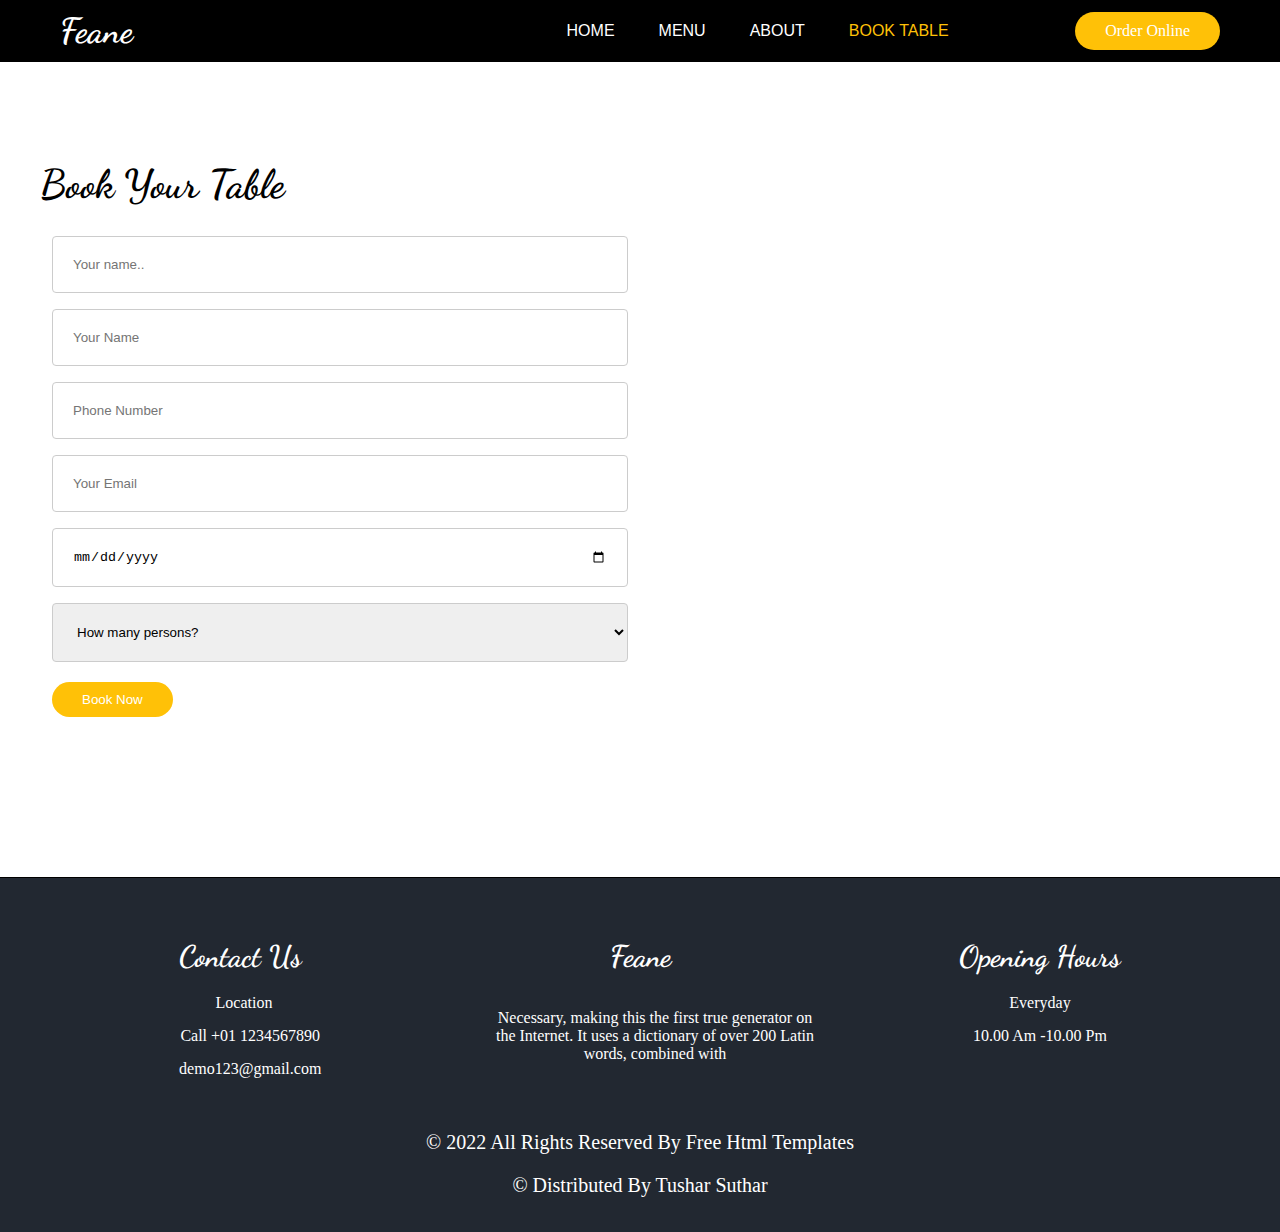
<file: booktable.html>
<!DOCTYPE html>
<html lang="en">

<head>
    <meta charset="UTF-8">
    <meta http-equiv="X-UA-Compatible" content="IE=edge">
    <meta name="viewport" content="width=device-width, initial-scale=1.0">
    <title>Booking</title>
    <!-- icon Fevicon -->
    <link rel="icon" href="./images/favicon.png">

    <!-- external css -->
    <link rel="stylesheet" href="./css/style.css">
    <!-- <link rel="" type="" href="./css/nav.css"> -->

    <!--media style -->
    <link rel="stylesheet" href="./css/media-res.css">

    <!-- font icon -->
    <link rel="stylesheet" href="./css/font-awesome.min.css">

    <!-- ----------------font-family-------------------------- -->
    <link href="https://fonts.googleapis.com/css2?family=Dancing+Script:wght@400;500;600;700&display=swap"
        rel="stylesheet">
    <!-- ----------------font-awesome icon-------------------------- -->
    <link rel="stylesheet" href="https://cdnjs.cloudflare.com/ajax/libs/font-awesome/6.2.0/css/all.min.css"
        integrity="sha512-xh6O/CkQoPOWDdYTDqeRdPCVd1SpvCA9XXcUnZS2FmJNp1coAFzvtCN9BmamE+4aHK8yyUHUSCcJHgXloTyT2A=="
        crossorigin="anonymous" referrerpolicy="no-referrer" />



    <style>

    </style>

</head>

<body>



    <header class="header_fix pos-rel">
        <div class="container p-10">
            <div class="container_py-20">
                <div class="row d-flex">
                    <div class="logo-brand ">
                        <a href="index.html">Feane</a>
                    </div>
                    <div class="row d-none nav">
                        <div class="navbar d-flex-row">
                            <ul>
                                <li><a href="index.html">home</a></li>
                                <li><a href="menu.html">menu</a></li>
                                <li><a href="about.html">about</a></li>
                                <li class="active"><a href="booktable.html">book table</a></li>
                            </ul>
                        </div>
                        <div class="navbar-icon navbar nav d-none dnone2">
                            <a href="#"><i class="fa-solid fa-user"></i></a>
                            <a href="#"><i class="fa-sharp fa-solid fa-cart-shopping"></i></a>
                            <a href="#"><i class="fa-solid fa-magnifying-glass"></i></a>
                            <a href="#" class="order_online">Order Online</a>
                        </div>
                    </div>
                    <div class="icon">
                        <i onclick="openNav()" class="fa-solid fa-bars menu-toggle"></i>
                    </div>
                </div>
            </div>
        </div>
    </header>
    <!-- ---------------------------header End------------------------->





    <!-- -----------------------Book Table ------------ -->
    <section class="book_table p-80" id="book_table">
        <div class="container p-80">
            <h3 class="contact-h3 mb-20">Book Your Table</h3>
            <div class="row">
                <div class="col-50">
                    <div class="paddd">
                        <form action="">
                            <input type="text" id="fname" name="firstname" placeholder="Your name..">

                            <input type="text" class="form-control" placeholder="Your Name" />

                            <input type="text" class="form-control" placeholder="Phone Number" />

                            <input type="email" class="form-control" placeholder="Your Email" />

                            <input type="date" class="form-control">

                            <select class="form-control nice-select wide mb-20">
                                <option value="" disabled selected>How many persons?</option>
                                <option value="">2</option>
                                <option value="">3</option>
                                <option value="">4</option>
                                <option value="">5</option>
                            </select>


                            <input type="submit" onclick="openPopup();" class="order_online" value="Book Now">
                        </form>
                    </div>

                    <!-- pop Up -->
                    <div class="pop-up" id="popup">
                        <img src="./images/404-tick.png" alt="">
                        <h2>Thank You</h2>
                        <p>Your details has been successfully submited. Thanks</p>
                        <button type="button" onclick="closePopup();">Ok</button>
                    </div>

                </div>
                <div class="col-50">
                    <div class="img-map">
                        <div class="img-box-map">
                            <iframe
                                src="https://www.google.com/maps/embed?pb=!1m18!1m12!1m3!1d50110.588421383334!2d72.57238768293487!3d23.05699884970755!2m3!1f0!2f0!3f0!3m2!1i1024!2i768!4f13.1!3m3!1m2!1s0x395e8555c9d77197%3A0xa3dbd804a36c5a97!2sSMART%20Point!5e0!3m2!1sen!2sin!4v1666292778620!5m2!1sen!2sin"
                                width="100%" height="450" style="border:0;" allowfullscreen="" loading="lazy"
                                referrerpolicy="no-referrer-when-downgrade"></iframe>
                        </div>
                    </div>
                </div>
            </div>
        </div>
    </section>


    <footer class="bg-color" id="footer">
        <div class="container">
            <div class="row">
                <div class="col-33 text-white">
                    <div class="footer-text p-25">
                        <h3>
                            Contact Us
                        </h3>
                        <ul>
                            <li><a href="#"><i class="fa-solid fa-location-dot"></i> &nbsp; Location</a></li>
                            <li><a href="tel:+01 1234567890"><i class="fa-solid fa-phone"></i>&nbsp; Call +01 1234567890</a>
                            </li>
                            <li><a href="mailto:demo123@gmail.com"><i class="fa-solid fa-envelope"></i>&nbsp;
                                    demo123@gmail.com</a></li>
                        </ul>
                    </div>
                </div>
                <div class="col-33">
                    <div class="feane-box p-25">
                        <h3><a class="text-white" href="./Feane.html">Feane</a></h3>
                        <div class="p-text text-white">
                            Necessary, making this the first true generator on the Internet. It uses a dictionary of
                            over 200 Latin words, combined with
                        </div>
                        <div class="social">
                            <a href="#"><i class="fa-brands fa-facebook" aria-hidden="true"></i></a>
                            <a href="#"><i class="fa-brands fa-twitter" aria-hidden="true"></i></a>
                            <a href="#"><i class="fa-brands fa-linkedin" aria-hidden="true"></i></a>
                            <a href="#"><i class="fa-brands fa-instagram" aria-hidden="true"></i></a>
                            <a href="#"><i class="fa-brands fa-pinterest" aria-hidden="true"></i></a>
                        </div>
                    </div>
                </div>
                <div class="col-33">
                    <div class="opening text-white p-25">
                        <h3>Opening Hours</h3>
                        <p class="Everyday">Everyday</p>
                        <p class="time">10.00 Am -10.00 Pm</p>
                    </div>
                </div>
            </div>
            <div class="my-result text-center text-white">
                <p class="mb-20">© 2022 All Rights Reserved By Free Html Templates</p>
                <p class="">© Distributed By Tushar Suthar</p>
            </div>
        </div>
    </footer>





    <script src="https://code.jquery.com/jquery-3.6.1.min.js"
        integrity="sha256-o88AwQnZB+VDvE9tvIXrMQaPlFFSUTR+nldQm1LuPXQ=" crossorigin="anonymous"></script>

    <script src="./js/index.js"></script>


</body>

</html>
</file>
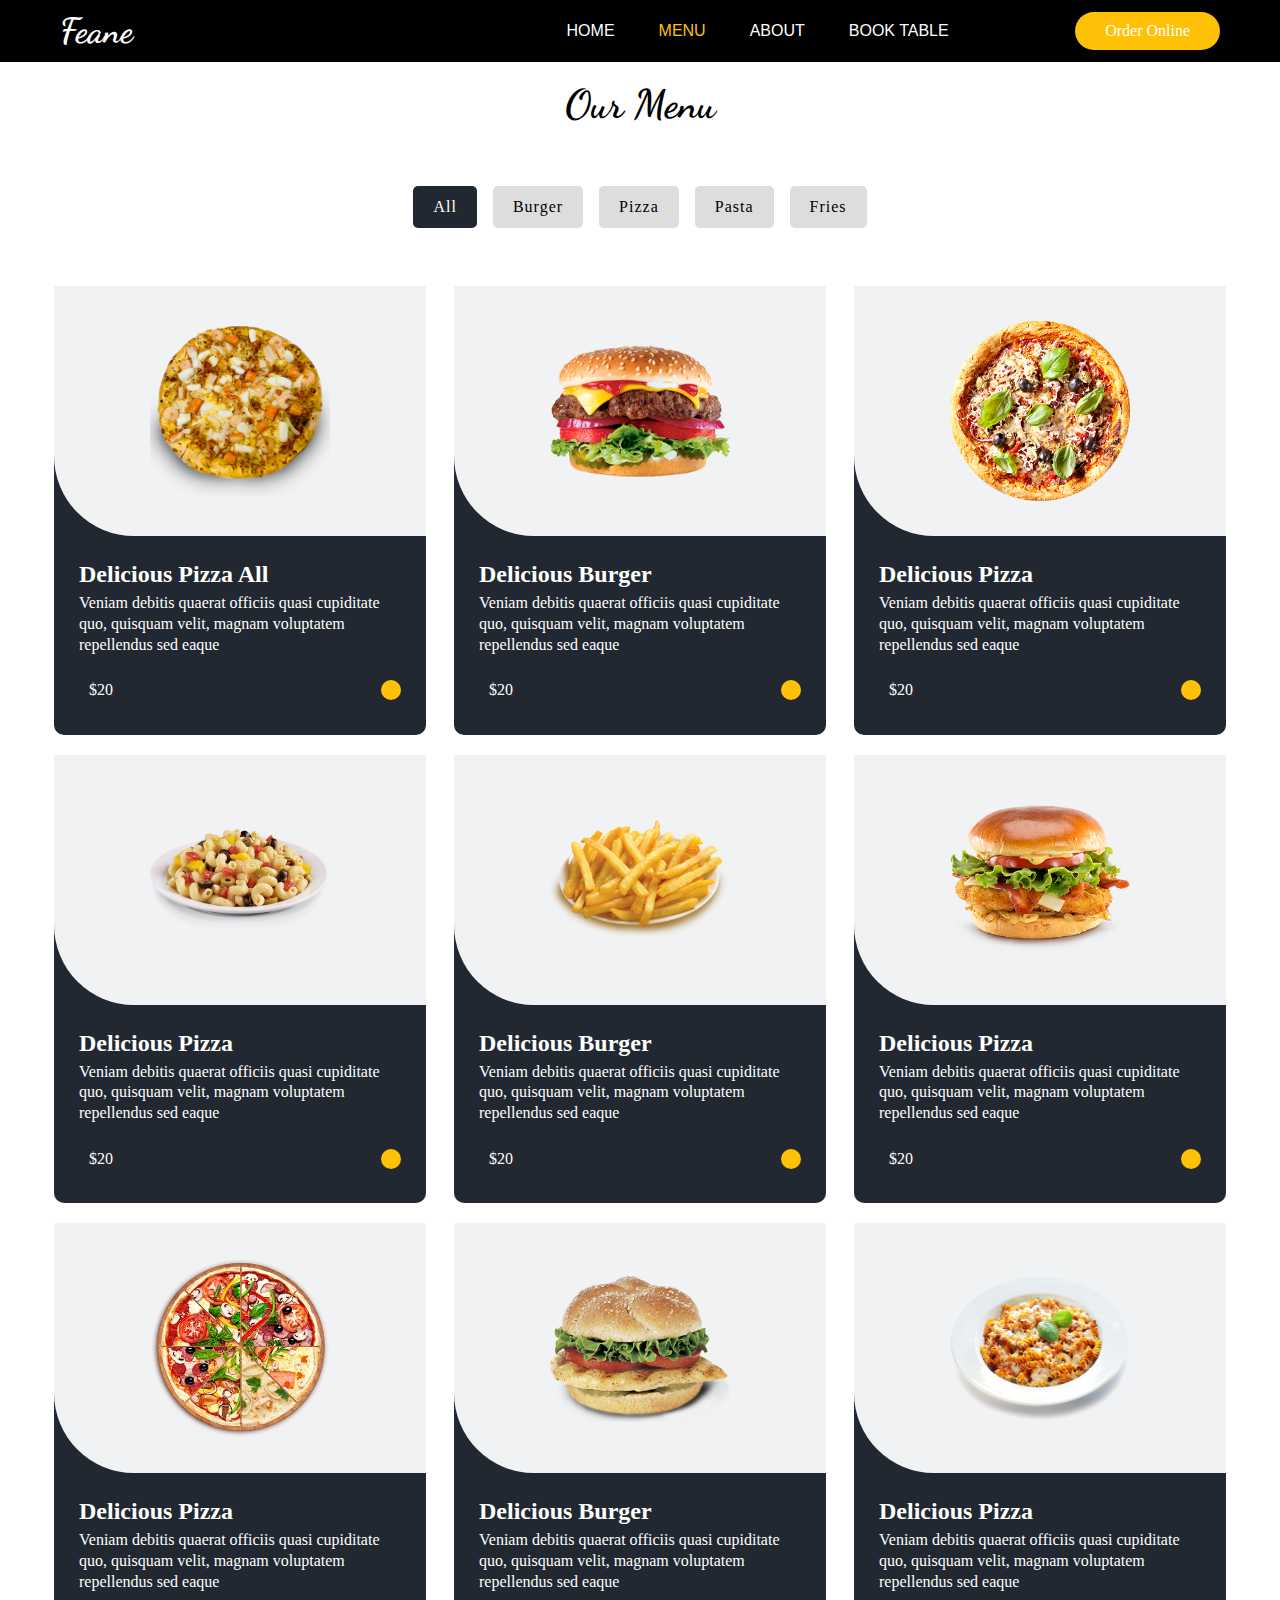
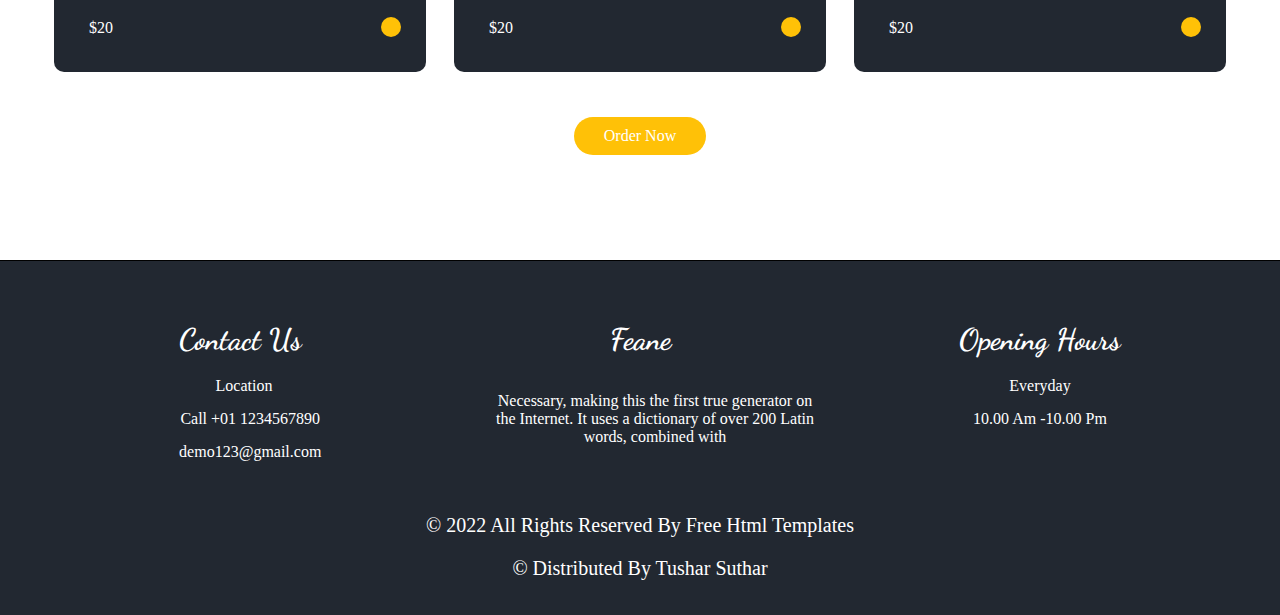
<file: menu.html>
<!DOCTYPE html>
<html lang="en">

<head>
    <meta charset="UTF-8">
    <meta http-equiv="X-UA-Compatible" content="IE=edge">
    <meta name="viewport" content="width=device-width, initial-scale=1.0">
    <title>Menu</title>
    <!-- icon Fevicon -->
    <link rel="icon" href="./images/favicon.png">

    <!-- external css -->
    <link rel="stylesheet" href="./css/style.css">
    <!-- <link rel="" type="" href="./css/nav.css"> -->

    <!--media style -->
    <link rel="stylesheet" href="./css/media-res.css">

    <!-- font icon -->
    <link rel="stylesheet" href="./css/font-awesome.min.css">

    <!-- ----------------font-family-------------------------- -->
    <link href="https://fonts.googleapis.com/css2?family=Dancing+Script:wght@400;500;600;700&display=swap"
        rel="stylesheet">
    <!-- ----------------font-awesome icon-------------------------- -->
    <link rel="stylesheet" href="https://cdnjs.cloudflare.com/ajax/libs/font-awesome/6.2.0/css/all.min.css"
        integrity="sha512-xh6O/CkQoPOWDdYTDqeRdPCVd1SpvCA9XXcUnZS2FmJNp1coAFzvtCN9BmamE+4aHK8yyUHUSCcJHgXloTyT2A=="
        crossorigin="anonymous" referrerpolicy="no-referrer" />



    <style>
        /* .menu-color{
            background: #0000 !important;
        } */
    </style>

</head>

<body>



    <header class="header_fix pos-rel menu-color">
        <div class="container p-10">
            <div class="container_py-20">
                <div class="row d-flex">
                    <div class="logo-brand ">
                        <a href="index.html">Feane</a>
                    </div>
                    <div class="row d-none nav">
                        <div class="navbar d-flex-row">
                            <ul>
                                <li><a href="index.html">home</a></li>
                                <li class="active"><a href="menu.html">menu</a></li>
                                <li><a href="about.html">about</a></li>
                                <li><a href="booktable.html">book table</a></li>
                            </ul>
                        </div>
                        <div class="navbar-icon navbar nav d-none dnone2">
                            <a href="#"><i class="fa-solid fa-user"></i></a>
                            <a href="#"><i class="fa-sharp fa-solid fa-cart-shopping"></i></a>
                            <a href="#"><i class="fa-solid fa-magnifying-glass"></i></a>
                            <a href="#" class="order_online">Order Online</a>
                        </div>
                    </div>
                    <div class="icon">
                        <i onclick="openNav()" class="fa-solid fa-bars menu-toggle"></i>
                    </div>
                </div>
            </div>
        </div>
    </header>
    <!-- ---------------------------header End------------------------->


   
    <!---------------------------section 3--------------------->
    <!---------------------------section 3--------------------->
    <section class="section-3 p-80" id="section-3">
        <div class="container">
            <div class="list-menu">
                <h3 class="text-center">Our Menu</h3>
            </div>
            <div class="list_item_menu d-flex-row text-center">
                <ul class="row d-flex">
                    <li class="list active_all" data-filter="all">All</li>
                    <li class="list" data-filter="burger">Burger</li>
                    <li class="list" data-filter="pizza">Pizza</li>
                    <li class="list" data-filter="pasta">Pasta</li>
                    <li class="list" data-filter="fires">Fries</li>
                </ul>
            </div>

            <div class="row">
                <div class="col-33">
                    <div class="card bg-color itemBox mb-20" data-item="burger">
                        <div class="card-box-img bg-color-img-box d-flex-row brdr p-25">
                            <img src="./images/f1.png" alt="">
                        </div>
                        <div class="card-body p-25">
                            <h5 class="text-white">Delicious Pizza All</h5>
                            <p class="text-white">Veniam debitis quaerat officiis quasi cupiditate quo, quisquam velit,
                                magnam voluptatem
                                repellendus sed eaque</p>
                            <div class="cart d-flex">
                                <p class="text-white"><span class="prize">$20</span></p>
                                <a href="#" class="btn"><i class="fa-sharp fa-solid fa-cart-shopping"></i></a>
                            </div>
                        </div>
                    </div>
                </div>

                <div class="col-33">
                    <div class="card bg-color itemBox mb-20" data-item="burger">
                        <div class="card-box-img bg-color-img-box d-flex-row brdr p-25">
                            <img src="./images/f2.png" alt="">
                        </div> 
                        <div class="card-body p-25 ">
                            <h5 class="text-white">Delicious Burger</h5>
                            <p class="text-white">Veniam debitis quaerat officiis quasi cupiditate quo, quisquam velit,
                                magnam voluptatem
                                repellendus sed eaque</p>
                            <div class="cart d-flex">
                                <p class="text-white"><span class="prize">$20</span></p>
                                <a href="#" class="btn"><i class="fa-sharp fa-solid fa-cart-shopping"></i></a>
                            </div>
                        </div>
                    </div>
                </div>

                <div class="col-33">
                    <div class="card bg-color itemBox mb-20" data-item="burger">
                        <div class="card-box-img bg-color-img-box d-flex-row brdr p-25">
                            <img src="./images/f3.png" alt="">
                        </div>
                        <div class="card-body p-25">
                            <h5 class="text-white">Delicious Pizza</h5>
                            <p class="text-white">Veniam debitis quaerat officiis quasi cupiditate quo, quisquam velit,
                                magnam voluptatem
                                repellendus sed eaque</p>
                            <div class="cart d-flex">
                                <p class="text-white"><span class="prize">$20</span></p>
                                <a href="#" class="btn"><i class="fa-sharp fa-solid fa-cart-shopping"></i></a>
                            </div>
                        </div>
                    </div>
                </div>

                <div class="col-33">
                    <div class="card bg-color itemBox mb-20" data-item="pizza">
                        <div class="card-box-img bg-color-img-box d-flex-row brdr p-25">
                            <img src="./images/f4.png" alt="">
                        </div>
                        <div class="card-body p-25">
                            <h5 class="text-white">Delicious Pizza</h5>
                            <p class="text-white">Veniam debitis quaerat officiis quasi cupiditate quo, quisquam velit,
                                magnam voluptatem
                                repellendus sed eaque</p>
                            <div class="cart d-flex">
                                <p class="text-white"><span class="prize">$20</span></p>
                                <a href="#" class="btn"><i class="fa-sharp fa-solid fa-cart-shopping"></i></a>
                            </div>
                        </div>
                    </div>
                </div>

                <div class="col-33">
                    <div class="card bg-color itemBox mb-20" data-item="pizza">
                        <div class="card-box-img bg-color-img-box d-flex-row brdr p-25">
                            <img src="./images/f5.png" alt="">
                        </div>
                        <div class="card-body p-25 ">
                            <h5 class="text-white">Delicious Burger</h5>
                            <p class="text-white">Veniam debitis quaerat officiis quasi cupiditate quo, quisquam velit,
                                magnam voluptatem
                                repellendus sed eaque</p>
                            <div class="cart d-flex">
                                <p class="text-white"><span class="prize">$20</span></p>
                                <a href="#" class="btn"><i class="fa-sharp fa-solid fa-cart-shopping"></i></a>
                            </div>
                        </div>
                    </div>
                </div>

                <div class="col-33">
                    <div class="card bg-color itemBox mb-20" data-item="pasta">
                        <div class="card-box-img bg-color-img-box d-flex-row brdr p-25">
                            <img src="./images/f7.png" alt="">
                        </div>
                        <div class="card-body p-25">
                            <h5 class="text-white">Delicious Pizza</h5>
                            <p class="text-white">Veniam debitis quaerat officiis quasi cupiditate quo, quisquam velit,
                                magnam voluptatem
                                repellendus sed eaque</p>
                            <div class="cart d-flex">
                                <p class="text-white"><span class="prize">$20</span></p>
                                <a href="#" class="btn"><i class="fa-sharp fa-solid fa-cart-shopping"></i></a>
                            </div>
                        </div>
                    </div>
                </div>

                <div class="col-33">
                    <div class="card bg-color itemBox mb-20" data-item="pasta">
                        <div class="card-box-img bg-color-img-box d-flex-row brdr p-25">
                            <img src="./images/f6.png" alt="">
                        </div>
                        <div class="card-body p-25">
                            <h5 class="text-white">Delicious Pizza</h5>
                            <p class="text-white">Veniam debitis quaerat officiis quasi cupiditate quo, quisquam velit,
                                magnam voluptatem
                                repellendus sed eaque</p>
                            <div class="cart d-flex">
                                <p class="text-white"><span class="prize">$20</span></p>
                                <a href="#" class="btn"><i class="fa-sharp fa-solid fa-cart-shopping"></i></a>
                            </div>
                        </div>
                    </div>
                </div>

                <div class="col-33">
                    <div class="card bg-color itemBox mb-20" data-item="fires">
                        <div class="card-box-img bg-color-img-box d-flex-row brdr p-25">
                            <img src="./images/f8.png" alt="">
                        </div>
                        <div class="card-body p-25 ">
                            <h5 class="text-white">Delicious Burger</h5>
                            <p class="text-white">Veniam debitis quaerat officiis quasi cupiditate quo, quisquam velit,
                                magnam voluptatem
                                repellendus sed eaque</p>
                            <div class="cart d-flex">
                                <p class="text-white"><span class="prize">$20</span></p>
                                <a href="#" class="btn"><i class="fa-sharp fa-solid fa-cart-shopping"></i></a>
                            </div>
                        </div>
                    </div>
                </div>

                <div class="col-33">
                    <div class="card bg-color itemBox mb-20" data-item="fires">
                        <div class="card-box-img bg-color-img-box d-flex-row brdr p-25">
                            <img src="./images/f9.png" alt="">
                        </div>
                        <div class="card-body p-25">
                            <h5 class="text-white">Delicious Pizza</h5>
                            <p class="text-white">Veniam debitis quaerat officiis quasi cupiditate quo, quisquam velit,
                                magnam voluptatem
                                repellendus sed eaque</p>
                            <div class="cart d-flex">
                                <p class="text-white"><span class="prize">$20</span></p>
                                <a href="#" class="btn"><i class="fa-sharp fa-solid fa-cart-shopping"></i></a>
                            </div>
                        </div>
                    </div>
                </div>

            </div>

            <div class="text-center p-25">
                <a href="#" class="order_online">Order Now <i class="fa-sharp fa-solid fa-cart-shopping"></i></a>
            </div>

        </div>
    </section>
    <!-- ---------------------------section home end1-=--------------------->


    <!-- ---------------------------section -=--------------------->
    <!-- ---------------------------section--------------------->



    <footer class="bg-color" id="footer">
        <div class="container">
            <div class="row">
                <div class="col-33 text-white">
                    <div class="footer-text p-25">
                        <h3>
                            Contact Us
                        </h3>
                        <ul>
                            <li><a href="#"><i class="fa-solid fa-location-dot"></i> &nbsp; Location</a></li>
                            <li><a href="tel:+01 1234567890"><i class="fa-solid fa-phone"></i>&nbsp; Call +01 1234567890</a>
                            </li>
                            <li><a href="mailto:demo123@gmail.com"><i class="fa-solid fa-envelope"></i>&nbsp;
                                    demo123@gmail.com</a></li>
                        </ul>
                    </div>
                </div>
                <div class="col-33">
                    <div class="feane-box p-25">
                        <h3><a class="text-white" href="./Feane.html">Feane</a></h3>
                        <div class="p-text text-white">
                            Necessary, making this the first true generator on the Internet. It uses a dictionary of
                            over 200 Latin words, combined with
                        </div>
                        <div class="social">
                            <a href="#"><i class="fa-brands fa-facebook" aria-hidden="true"></i></a>
                            <a href="#"><i class="fa-brands fa-twitter" aria-hidden="true"></i></a>
                            <a href="#"><i class="fa-brands fa-linkedin" aria-hidden="true"></i></a>
                            <a href="#"><i class="fa-brands fa-instagram" aria-hidden="true"></i></a>
                            <a href="#"><i class="fa-brands fa-pinterest" aria-hidden="true"></i></a>
                        </div>
                    </div>
                </div>
                <div class="col-33">
                    <div class="opening text-white p-25">
                        <h3>Opening Hours</h3>
                        <p class="Everyday">Everyday</p>
                        <p class="time">10.00 Am -10.00 Pm</p>
                    </div>
                </div>
            </div>
            <div class="my-result text-center text-white">
                <p class="mb-20">© 2022 All Rights Reserved By Free Html Templates</p>
                <p class="">© Distributed By Tushar Suthar</p>
            </div>
        </div>
    </footer>





    <script src="https://code.jquery.com/jquery-3.6.1.min.js"
        integrity="sha256-o88AwQnZB+VDvE9tvIXrMQaPlFFSUTR+nldQm1LuPXQ=" crossorigin="anonymous"></script>

    <script src="./js/index.js"></script>


</body>

</html>
</file>
<file: css/style.css>
@import url("https://fonts.googleapis.com/css2?family=Dancing+Script:wght@400;500;600;700&family=Open+Sans:wght@400;600;700&display=swap");

* {
    padding: 0;
    margin: 0;
    box-sizing: 0;
    list-style: none;
    text-decoration: none;
    transition: all 0.5s;
}

:root {
    --blue: #007bff;
    --indigo: #6610f2;
    --purple: #6f42c1;
    --pink: #e83e8c;
    --red: #dc3545;
    --orange: #fd7e14;
    --yellow: #ffc107;
    --green: #28a745;
    --teal: #20c997;
    --cyan: #17a2b8;
    --white: #fff;
    --gray: #6c757d;
    --gray-dark: #343a40;
    --font-dancing: 'Dancing Script', cursive;
    --primary: #007bff;
    --secondary: #6c757d;
    --success: #28a745;
    --info: #17a2b8;
    --warning: #ffc107;
    --danger: #dc3545;
    --light: #f8f9fa;
    --dark: #343a40;
    --breakpoint-xs: 0;
    --breakpoint-sm: 576px;
    --breakpoint-md: 768px;
    --breakpoint-lg: 992px;
    --breakpoint-xl: 1200px;
    --font-family-sans-serif: -apple-system, BlinkMacSystemFont, "Segoe UI", Roboto, "Helvetica Neue", Arial, "Noto Sans", sans-serif, "Apple Color Emoji", "Segoe UI Emoji", "Segoe UI Symbol", "Noto Color Emoji";
}

.sticky {
    /* background: #000 !important; */
    background-image: url(../images/hero-bg.jpg) !important;
    padding: 5px 0;
}

.text-center {
    text-align: center;
}

.container {
    width: 1200px;
    margin: 0 auto;
}

.container_py-20 {
    padding: 0 20px;
}


.pos-rel {
    position: relative;
}

.p-10 {
    padding: 10px 0;
}

.p-80,
#p-100 {
    padding: 80px 0;
}

.ml-15 {
    margin: 0 20px 0 0;
}

.p-25 {
    padding: 25px;
}

.m-20 {
    margin: 20px 0;
}

.mb-20 {
    margin-bottom: 20px;
}

.m-auto {
    margin: 0 auto;
}

.header_fix {
    position: fixed;
    width: 100%;
    z-index: 5;
    background: #000;
}

.icon {
    display: none;
}

.row {
    display: flex;
    flex-wrap: wrap;
}

.d-flex {
    display: flex;
    justify-content: space-between;
    align-items: center;
}

.d-flex-row {
    display: flex;
    align-items: center;
    justify-content: center;
}

.logo-brand a {
    font-size: 35px;
    font-family: var(--font-dancing);
    font-weight: 700;
    color: #fff;
}

.navbar ul li {
    display: inline-block;
}

.navbar ul li a {
    padding: 5px 20px;
    font-size: 1rem;
    text-transform: uppercase;
    transition: all 0.3s;
    color: #fff;
    font-family: 'Segoe UI', Tahoma, Geneva, Verdana, sans-serif;
}

.navbar ul li a:hover,
.navbar-icon a i:hover,
#footer .footer-text ul li a:hover {
    color: var(--yellow);
    transition: all 0.3s;
}

.navbar ul li.active a {
    color: var(--yellow);
}

.navbar-icon a {
    padding: 0 15px;
    color: #fff;
}

.order_online {
    display: inline-block;
    padding: 10px 30px !important;
    background-color: var(--yellow);
    color: #ffffff;
    border-radius: 45px;
    -webkit-transition: all 0.3s;
    transition: all 0.3s;
    border: none;
    font-weight: 500;
}

.order_online:hover {
    background: #937007;
}

.icon {
    position: absolute;
    right: 35px;
    top: 25px;
    cursor: pointer;
}

.icon i {
    color: #fff;
}

/* 

/* section home */

.section_home {
    background-image: url(../images/hero-bg.jpg);
    background-size: cover;
    background-position: center;
    height: 100vh;
}

.Fast_Food {
    display: table-cell;
    vertical-align: middle;
    height: 100vh;
}


.text-white {
    color: var(--white);
}

.Fast_Food h3,
.contact-h3,
.customer-section h3 {
    font-family: var(--font-dancing);
    font-size: 40px;
}

.Fast_Food p {
    font-size: 15px;
    width: 40%;
    padding: 20px 0;
    line-height: 25px;
}


/* --------------------section 2-------------- */
.col-50 {
    width: 48%;
    margin: 0 auto;
}

.col-33 {
    width: 31%;
    margin: 0 auto;
}

.img-box {
    width: 200px;
}

img {
    width: 100%;
}

.box-two {
    background: #222831;
    padding: 20px 20px;
    border-radius: 10px;
}

.img-box {
    border-radius: 50%;
    overflow: hidden;
    border: 3px solid #ffbe33;
}

.img-box img {
    transform: scale(1.1);
}

.box-two:hover img {
    transform: scale(1.3);
}

.contain {
    display: flex;
    align-items: center;
    justify-content: center;
    flex-direction: column;
}


.contain h3 {
    font-family: var(--font-dancing);
    /* font-size: 1.5rem; */
    font-size: 35px;
    line-height: 1.2;
    font-weight: 500;
}

.contain p {
    font-family: var(--font-dancing);
}

.contain p span {
    padding: 10px 0;
    font-size: 2.5rem;
    font-weight: bold;
    font-family: var(--font-dancing);
}

/* section 2 end */



/* section 3 start */
.list_item_menu {
    padding: 50px 0;
}

.list-menu h3 {
    font-family: var(--font-dancing);
    font-size: 2.5rem;
    font-weight: bold;
}

.list_item_menu li {
    list-style: none;
    padding: 12px 20px;
    margin: 8px;
    background: #ddd;
    letter-spacing: 1px;
    cursor: pointer;
    border-radius: 5px;
}

.list_item_menu li.active_all {
    /* background: #1c87c9; */
    background: #222831;
    color: #fff;
}

.itemBox.hide {
    display: none;
}


.card-box-img {
    height: 200px;
}

.card-box-img img {
    width: 180px;
}

.bg-color {
    background-color: #222831;
}

.bg-color-img-box {
    background-color: #f1f2f3;

}

.card {
    border-radius: 10px 10px 10px 10px !important;
}

.brdr {
    border-bottom-left-radius: 80px;
}

.card-body h5 {
    font-size: 1.5rem;
    font-weight: 600;
}

/* .col-3 {
    width: 350px;
    height: 450px;
    margin-bottom: 20px;
    display: block;
} */

.card-body p {
    line-height: 1.3;
    padding: 5px 0;
}

.card-box-img:hover img {
    transform: scale(1.1);
}

.cart {
    padding-top: 10px;
}

.cart p {
    line-height: 1.2;
    padding: 10px 10px;
    font-size: 1rem;
}

.cart a {
    padding: 10px 10px;
    color: var(--white);
    border-radius: 50px;
    background: var(--yellow);
}

.card:hover,
.img-box-map:hover {
    box-shadow: 0px 10px 5px #888, 0px -10px 5px #888;
}


/*----------------- big-burger------------------ */
.big-burger {
    background: #222831;
}

.bargarImgBox {
    padding: 50px;
    width: 80%;
}

.summery {
    display: grid;
    place-items: center;
    height: 100%;
}

.summery h2 {
    font-family: var(--font-dancing);
    font-size: 3rem;
    font-weight: bold;
}

.summery p {
    padding: 20px 0;
    font-size: 1rem;
    line-height: 1.5;
    word-spacing: 5px;
}



/* contact section */
input[type=text],
input[type=email],
input[type=date],
select {
    width: 100%;
    padding: 20px 20px;
    outline: none;
    margin: 8px 0;
    display: inline-block;
    border: 1px solid #ccc;
    border-radius: 4px;
    box-sizing: border-box;
}

.pop-up {
    width: 300px;
    background: gray;
    border-radius: 6px;
    margin: 10px 0;
    padding: 0 30px 30px;
    color: #fff;
    text-align: center;
    position: absolute;
    top: 0;
    left: 38%;
    transform: all .5s, top .4s;
    visibility: hidden;
    display: none;
}

.open-popup {
    visibility: visible;
    top: 50%;
}

.pop-up img {
    width: 100px;
    border-radius: 50%;
    box-shadow: 0px 2px 5px rgba(0, 0, 0, 0.2);
    margin-top: -50px;
}

.pop-up h2 {
    font-weight: 500;
    font-size: 35px;
    margin: 15px 0 15px;
}

.pop-up button {
    width: 100%;
    padding: 10px 0;
    border-radius: 4px;
    background: var(--yellow);
    color: #fff;
    border: none;
    margin-top: 40px;
    box-shadow: 0 5px 5px rgba(0, 0, 0, 0.2);
}

/*------end contact-----  */

/* Coustomer section */
.text-slider {
    background-color: #222831;
    margin: 20px 0;
    border-radius: 10px;
}

.box-scroll h6 {
    font-weight: 600;
    font-size: 20px;
    padding: 15px 0 10px;
}

.box-scroll .magna {
    font-weight: 500;
    font-size: 18px;
}

.user-images {
    width: 150px;
    margin: 20px 0;
    position: relative;
    /* overflow: hidden; */
}

.user-images img {
    border-radius: 50% !important;
    border: 5px solid var(--yellow);
}

.user-images::before {
    content: "";
    position: absolute;
    width: 25px;
    height: 25px;
    background: var(--yellow);
    top: -30px;
    left: 30%;
    transform: rotate(45deg) translateX(130%);
    z-index: -2;
}

.owl-nav button {
    width: 45px;
    height: 45px;
    background-color: #ffbe33;
    color: #ffffff;
    outline: none;
    bottom: 0px;
    font-size: 24px;
    margin: 0 10px;
    border-radius: 100%;
    border: none;
    cursor: pointer;
}


/* footer */
#footer {
    padding: 35px 0;
    text-align: center;
    border-top: 1px solid #000;
}

#footer h3 {
    margin-bottom: 20px;
    font-size: 30px;
    font-family: var(--font-dancing);
}

#footer .footer-text ul li a {
    color: #fff;
}

#footer .footer-text ul li,
.opening p {
    margin-bottom: 15px;
}

#footer .feane-box .p-text {
    width: 100%;
    margin: auto;
    padding: 15px;
}


#footer .feane-box .social a i {
    color: #fff;
    font-size: 25px;
    padding: 12px 10px;
    border-radius: 50%px;
}

#footer .feane-box .social a i:hover {
    color: #937007;
}

#footer .my-result p {
    font-size: 20px;
}
</file>
<file: css/nav.css>
/* @media only screen and (max-width:998px){
    .showing{
        min-height: 100em;
        display: block;
        margin-top: 50px;
    }
} */


.remove{ 
    z-index: -100 !important; 
    opacity: 0 !important;  

} 
.block{
    display: block !important;
}
.none{
    display: none !important;
}
.navemobile{
    position: fixed;
    display: grid;
    place-items: center;
    /* padding: 90px; */
    padding-top: 32px;
    height: 100vh;
    z-index: 55;
    width: 100%;
    background-color: rgba(0, 0, 0, 0.735);

}

.casll1{ 
    width: 100%; 
    z-index: 1000;
    text-align: center;
    cursor: pointer;
    display: flex;
    align-items: center;
    justify-content: center;
    flex-direction: column;
    height: 100%;
}

.navemobile a{
    /* display: block; */
    text-decoration: none;     
    color: #fff; 
    display: block; 
    text-align: center; 
    padding: 5px 0; 
    font-weight: 900; 
    font-size: 20px;
}
.navemobile a:hover{
    color: brown;
}
.icon11{ 
    margin-left: 74%; 
    
}
</file>
<file: css/media-res.css>
@media only screen and (max-width:1199px) {
    .container {
        width: 100%;
    }

    .row {
        display: flex;
        flex-wrap: wrap;
    }
}

@media only screen and (max-width:998px) {
    .container {
        width: 100%;
    }

    .row {
        flex-wrap: wrap;
    }

    /* nav responsible */
    .d-none {
        display: block;
    }
    .icon {
        display: block;
    }

    .d-none ul {
        position: fixed;
        top: 60px;
        left: -100%;
        text-align: center;
        width: 100%;
        height: 100%;
        transition: all .5s;
        background-image: url(../images/hero-bg.jpg);
        background-size: cover;
        padding-top: 10%;

    }

    .dnone2{
        position: fixed;
        top: 450px;
        left: -100%;
        text-align: center;
        width: 100%;
        right: 0;
        height: 100%;
    }

    .d-none ul li {
        top: 50%;
        display: block;
        margin: 35px 0;
        line-height: 30px;
    }

    .nav ul.show , .dnone2.show{
        left: 0;
    }

    /* nav end */

    .col-50 {
        width: 100%;
        margin: 0 auto;
    }

    .box-two {
        margin-bottom: 15px;
    }

    .col-33 {
        width: 48%;
        margin: 0 auto;
    }

    .summery-text,
    .img-map,
    .paddd,
    .book_table h3 {
        padding: 33px;
    }

}


@media only screen and (max-width:768px) {


    .Fast_Food h1 {
        font-size: 2rem;
    }

    .col-33 {
        width: 80%;
        margin: 0 auto;
    }



    .Fast_Food p {
        width: 90%;
        font-size: 12px;
        padding: 15px 0;
    }

    .bargarImgBox {
        display: none;
    }

    .Fast_Food h3 {
        font-size: 32px
    }

    .Fast_Food {
        padding-top: 25px;
    }

}

@media only screen and (max-width:519) {}

@media only screen and (max-width:1199px) {}

@media only screen and (max-width:1199px) {}
</file>
